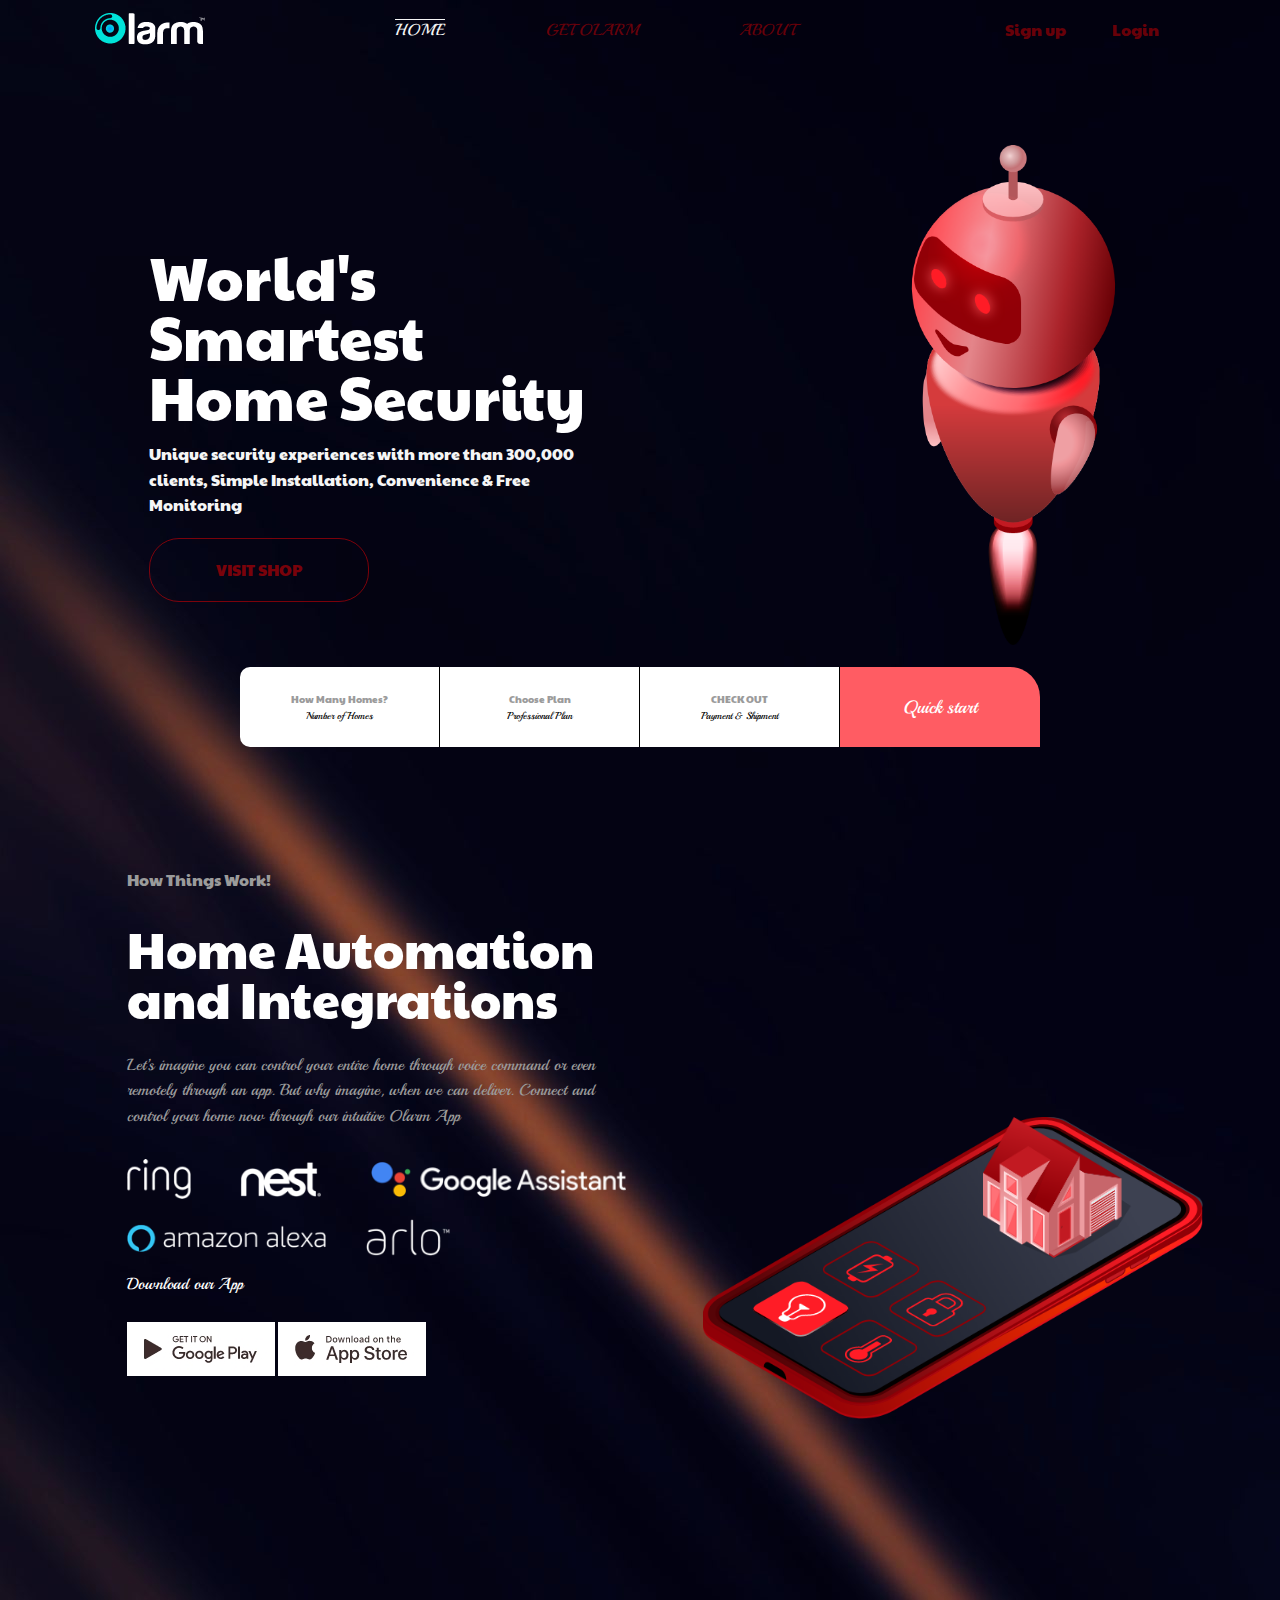
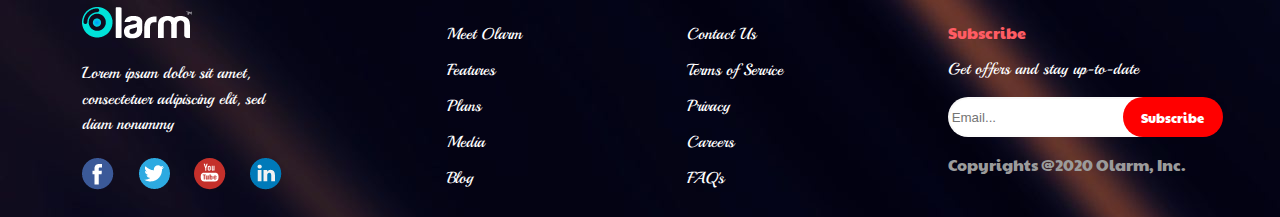
<file: index.html>
<!DOCTYPE html>
<html lang="en">
  <head>
    <meta charset="UTF-8" />
    <meta http-equiv="X-UA-Compatible" content="IE=edge" />
    <meta name="viewport" content="width=device-width, initial-scale=1.0" />
    <link rel="icon" type="image/x-icon" href="img/kisspng-royalty-free-logo-dragon-5af7c7409a9693.0700452215261878406332.png">
    <title>Olarm</title>
    <link rel="stylesheet" href="https://cdnjs.cloudflare.com/ajax/libs/font-awesome/4.7.0/css/font-awesome.min.css">
    <link rel="preconnect" href="https://fonts.googleapis.com">
<link rel="preconnect" href="https://fonts.gstatic.com" crossorigin>
<link href="https://fonts.googleapis.com/css2?family=Paytone+One&family=Playball&display=swap" rel="stylesheet">
    <link rel="stylesheet" href="css/reset.css" />
    <link rel="stylesheet" href="css/style.css" />
    <link rel="stylesheet" href="css/responsive.css">
    <style>
      .my_modal {
        position: fixed;
        top: 0;
        right: 0;
        bottom: 0;
        left: 0;
        background: rgba(0, 0, 0, 0.5);
        z-index: 1050;
        display: none;
        margin: 0;
        padding: 0;
      }
      .my_modal:target {
        display: block;
        overflow-y: auto;
      }
      .my_modal-dialog {
        position: relative;
        width: auto;
        margin: 10px;
      }
      @media (min-width: 576px) {
        .my_modal-dialog {
          max-width: 460px;
          margin: 30px auto;
        }
      }
      .my_modal-content {
        position: relative;
        display: -webkit-box;
        display: -webkit-flex;
        display: -ms-flexbox;
        display: flex;
        -webkit-box-orient: vertical;
        -webkit-box-direction: normal;
        -webkit-flex-direction: column;
        -ms-flex-direction: column;
        flex-direction: column;
        -webkit-background-clip: padding-box;
        background-clip: padding-box;
        border: 1px solid rgba(0, 0, 0, 0.2);
        border-radius: 6px;
        outline: 0;
        background-color: rgb(0, 0, 0);
      }
      @media (min-width: 768px) {
        .my_modal-content {
          -webkit-box-shadow: 0 5px 15px rgba(0, 0, 0, 0.5);
          box-shadow: 0 5px 15px rgba(255, 0, 0, 0.5);
        }
      }
      .my_modal-header {
        display: flex;
        flex-direction: column;
        justify-content: center;
        align-items: center;
        padding: 14px 14px 4px;
      }
      .my_modal-header > img {
        width: 150px;
        margin-bottom: 30px;
      }
      .my_modal-header > a{
        background-color: red;
      }
      .my_modal-title {
        color: rgba(255, 0, 0, 0.411);
        margin-top: 0;
        margin-bottom: 0;
        line-height: 2;
        font-size: 1.25rem;
        border-bottom: 1px solid #d4d4d4;
        font-weight: bold;
      }
      .close {
        padding: 1px 5px 0;
        border: 1px solid #000;
        border-radius: 50%;
        font-family: sans-serif;
        font-size: 24px;
        font-weight: 700;
        line-height: 1;
        color: #000;
        text-shadow: 0 1px 0 #fff;
        opacity: 0.5;
        text-decoration: none;
        top: 4px;
        right: 4px;
        position: absolute;
      }
      .close:focus,
      .close:hover {
        color: #000;
        text-decoration: none;
        cursor: pointer;
        opacity: 0.75;
      }
      .my_modal-body {
        position: relative;
        -webkit-box-flex: 1;
        -webkit-flex: 1 1 auto;
        -ms-flex: 1 1 auto;
        flex: 1 1 auto;
        padding: 15px;
      }
      input[type="text"],
      select {
        width: 100%;
        padding: 12px 20px;
        margin: 8px 0;
        display: inline-block;
        border: 1px solid #ccc;
        border-radius: 4px;
        box-sizing: border-box;
      }
      input[type="Email"]{
        width: 100%;
        padding: 12px 20px;
        margin: 8px 0;
        display: inline-block;
        border: 1px solid #ccc;
        border-radius: 4px;
        box-sizing: border-box;
      }
      input[type="about"]{
        width: 100%;
        height: 100px;
        padding: 12px 20px;
        margin: 8px 0;
        display: inline-block;
        border: 1px solid #ccc;
        border-radius: 4px;
        box-sizing: border-box;
      }

      input[type="submit"] {
        width: 100%;
        background-color: rgba(255, 0, 0, 0.411);
        color: white;
        padding: 14px 20px;
        margin: 8px 0;
        border: none;
        border-radius: 4px;
        cursor: pointer;
      }
      input[type="submit"]:hover{
        transform: scale(1.05);
      } 

      input[type="submit"]:hover {
        background-color: rgba(255, 0, 0, 0.411);
      }
      label{
        color:rgba(255, 0, 0, 0.411);
      }
    </style>
  </head>
  <body>
    <header>
      <div class="margin">
        <div class="header">
          <div class="huerotate">
            <img src="img/Olarm Logo.png" alt="logo"/>
          </div>
          <div class="nav">
            <a style="color: whitesmoke; text-decoration: overline;"  href="index.html"><p>HOME</p></a>
            <a href="pages/meetolarm.html"><p>GET OLARM</p></a>
            <a href="pages/plans.html"><p>ABOUT</p></a
            >
          </div>
          <div class="sign">
            <a href="#modal_open" class="button">Sign up</a>
            <div id="modal_open" class="my_modal">
              <div class="my_modal-dialog">
                <div class="my_modal-content">
                  <div class="my_modal-header">
                    <img class="my_modal-title huerotate" src="img/Olarm Logo.png" alt=""/>
                    <p class="my_modal-title">Register to knew something more</p>
                    <a href="#" title="Back" class="close">✕</a>
                  </div>
                  <div class="my_modal-body">
                    <form action="/action_page.php">
                      <label for="Email">Email</label>
                      <input
                        type="Email"
                        id="Email"
                        name="Email"
                        placeholder="✉ Your Email.."
                      />
                      
                      
                      <label for="Login">Login</label>
                      <input
                        type="text"
                        id="Login"
                        name="Login"
                        placeholder="✎ Your Login.."
                      />

                      <label for="firstname">Firstname</label>
                      <input
                        type="text"
                        id="firstname"
                        name="First name"
                        placeholder="✎ Your name..."
                      />
                      

                      <label for="lname">Last Name</label>
                      <input
                        type="text"
                        id="lname"
                        name="lastname"
                        placeholder="✎ Your last name.."
                      />
                      <label for="password">Password</label>
                      <input
                        type="text"
                        id="password"
                        name="password"
                        placeholder="✱ Your password ✱"
                      />

                      <label for="About">About</label>
                      <input
                        type="text"
                        id="About"
                        name="About you"
                        placeholder="❤ About you....."
                      />

                      <label for="country">Country</label>
                      <select id="country" name="country">
                        <option value="australia">Australia</option>
                        <option value="canada">Argentina</option>
                        <option value="usa">Belgium</option>
                        <option value="australia">Canada</option>
                        <option value="canada">Cuba</option>
                        <option value="usa">Duchland</option>
                        <option value="australia">Armenia</option>
                        <option value="canada">Azeirbajan</option>
                        <option value="usa">Georgia</option>
                        <option value="australia">Turkey</option>
                        <option value="canada">Iran</option>
                        <option value="usa">USA</option>
                        <option value="australia">Egypt</option>
                        <option value="canada">China</option>
                        <option value="usa">Japan</option>
                      </select>

                      <input type="submit" value="Submit" />
                    </form>
                  </div>
                </div>
              </div>
            </div>
            <a href="#modal_close" class="button">Login</a>
            <div id="modal_close" class="my_modal">
              <div class="my_modal-dialog">
                <div class="my_modal-content">
                  <div class="my_modal-header">
                    <img class="my_modal-title huerotate" src="img/Olarm Logo.png" alt=""/>
                    <p class="my_modal-title">Register to be with us</p>
                    <a href="#" title="Back" class="close">✕</a>
                  </div>
                  <div class="my_modal-body">
                    <form action="#">
                    <label for="LoginEmail">Login</label>
                      <input
                        type="text"
                        id="Loginemail"
                        name="Login email"
                        placeholder="✎ Your Login or Email ✉"/>
                      <label for="password">Password</label>
                      <input
                        type="text"
                        id="Password"
                        name="Password"
                        placeholder="✱ Your password ✱"/>
                    <input type="submit" value="Submit"/>
                    </form>
                  </div>
                </div>
              </div>
            </div>
          </div>
        </div>
      </div>
      <div class="topnav" id="myTopnav">
        <a href=""class="active"><img class="huerotate"src="img/Olarm Logo.png"alt="logo"></a>
        <a style="color: whitesmoke; text-decoration: overline;"  href="index.html">HOME</a>
        <a href="pages/meetolarm.html">GET OLARM</a>
        <a href="pages/plans.html">ABOUT</a>
        <a href="pages/sign.-in.html">SING IN</a>
        <a href="pages/log-in.html">LOGIN</a>
        <a href="javascript:void(0);" class="icon" onclick="myFunction()">
          <i class="fa fa-bars"></i>
        </a>
      </div>
    </header>
    <section>
      <div class="bg-img">
        <div class="header-div">
        <div class="info-div">
          <div class="first-info">
            <h1>
              World's Smartest <br />
              Home Security
            </h1>
            <h5>
              Unique security experiences with more than 300,000 clients, Simple
              Installation, Convenience & Free Monitoring
            </h5>
            <a href="">VISIT SHOP </a>
          </div>
          <div class="info-img">
            <img src="img/info-img.png" alt="logo" />
          </div>
        </div>
        <div class="nav2">
          <div class="nav2-div">
            <h5>How Many Homes?</h5>
            <p>Number of Homes</p>
          </div>
          <div class="nav2-div">
            <h5>Choose Plan</h5>
            <p>Professional Plan</p>
          </div>
          <div class="nav2-div">
            <h5>CHECK OUT</h5>
            <p>Payment & Shipment</p>
          </div>
          <div class="nav2-div-a">
            <a href="#"><p>Quick start</p></a>
          </div>
        </div>
      </div>
    </section>
    <section>
      <div class="section-main-div"> 
        <div class="section-div">
          <div class="section-about">
            <h5>How Things Work!</h5>
            <h2>
              Home Automation <br />
              and Integrations
            </h2>
            <p>
              Let’s imagine you can control your entire home through voice
              command or even remotely through an app. But why imagine, when we
              can deliver. Connect and control your home now through our
              intuitive Olarm App
            </p>
          </div>
          <div class="section-img">
            <img src="img/integrate-01.png" alt="" />
            <img src="img/integrate-02.png" alt="" />
            <img src="img/integrate-04.png" alt="" />
          </div>
          <div class="section-img-2">
            <img src="img/integrate-05.png" alt="" />
            <img src="img/integrate-03.png" alt="" />
          </div>
          <div>
            <p style="color: white; margin-bottom: 30px;">Download our App</p>
          </div>
          <div class="download">
            <a href="https://play.google.com/store/apps"><img src="img/gp.jpg" alt="google play" /></a>
            <a href="https://www.apple.com/app-store/"><img src="img/ap.jpg" alt="apple play" /></a>
          </div>
        </div>
        <div>
          <div class="hover-div">
            <div class="hover-div-img">
              <img src="img/1.png" alt="">
              <img src="img/2.png" alt="">
              <img src="img/3.png" alt="">
              <img src="img/4.png" alt="">
            </div>
        </div>
      </div>
      </div>
    </section>
    <footer>
      <div class="footer-main">
          <div class="footer-main-div1">
            <div class="footer-main-div1-text"> 
              <img class="huerotate"src="img/Olarm Logo.png"alt="logo">
              <p>Lorem ipsum dolor sit amet, consectetuer adipiscing elit, sed diam nonummy </p>
            </div>
            <div class="footer-main-div1-img">
              <a href="https://www.facebook.com/"><img src="img/facebook (2).png"alt="facebook"></a>
              <a href="https://twitter.com/?lang=en"><img src="img/twitter-3.png" alt="twitter"></a>
              <a href="https://www.youtube.com/"><img src="img/youtube (1).png" alt="youtube"></a>
              <a href="https://www.linkedin.com/?trk=public_post_nav-header-logo"><img src="img/linkedin.png" alt="linkedin"></a>
            </div>
          </div>
          <div class="footer-main-div-p">
            <p>Meet Olarm</p>
            <p>Features</p>
            <p>Plans</p>
            <p>Media</p>
            <p>Blog</p>
          </div>
          <div class="footer-main-div-p">
            <p>Contact Us</p>
            <p>Terms of Service</p>
            <p>Privacy</p>
            <p>Careers</p>
            <p>FAQ's</p>
          </div>
          <div class="footer-main-div-subscribe">
             <h4>Subscribe</h4>
             <p>Get offers and stay up-to-date</p>
              <form class="form" action="#" method="post">
              <label for="subject"></label>
              <input class="footer-input" type="email-2" placeholder="Email..." id="Email">
              <button class="footer-button">Subscribe</button>
             </form>
             <h5>Copyrights @2020 Olarm, Inc.</h5>
          </div>
      </div>
    </footer>
    <script>
      function myFunction() {
        var x = document.getElementById("myTopnav");
        if (x.className === "topnav") {
          x.className += " responsive";
        } else {
          x.className = "topnav";
        }
      }
      </script>
  </body>
</html>
</file>
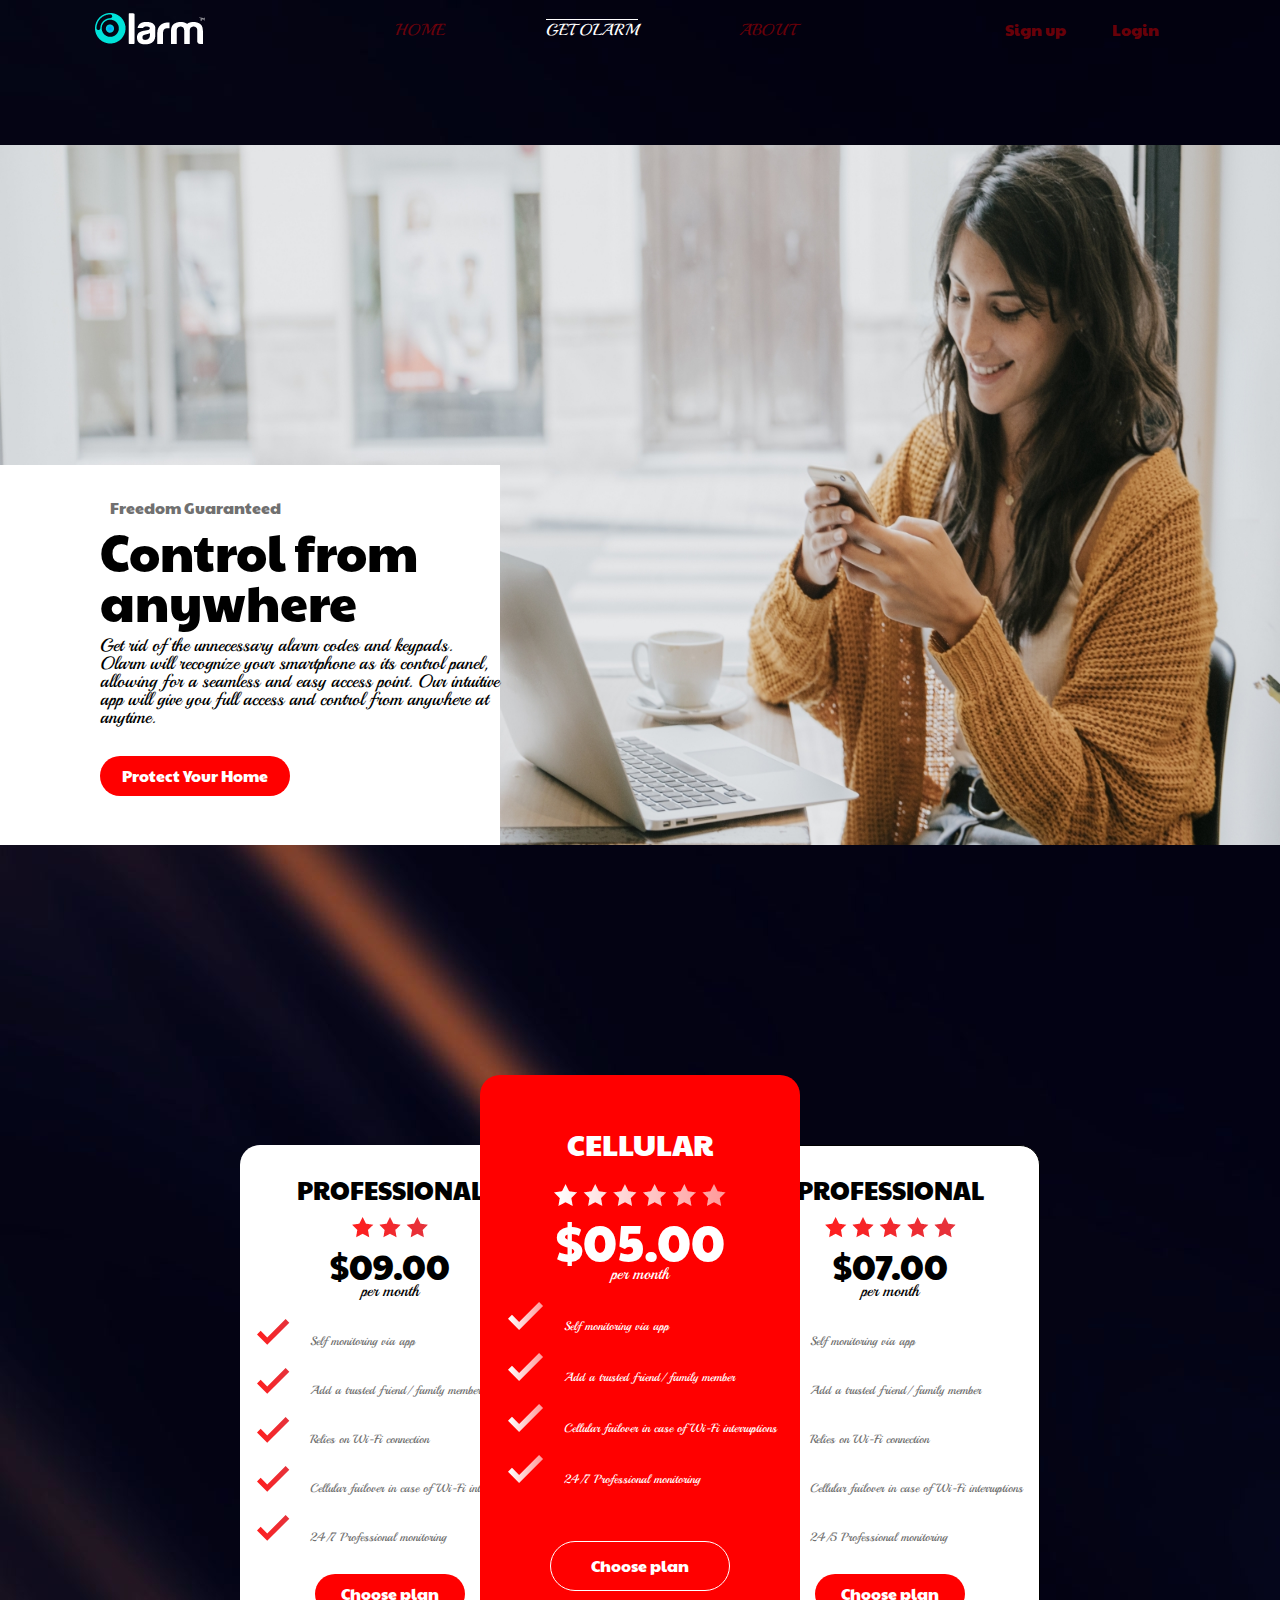
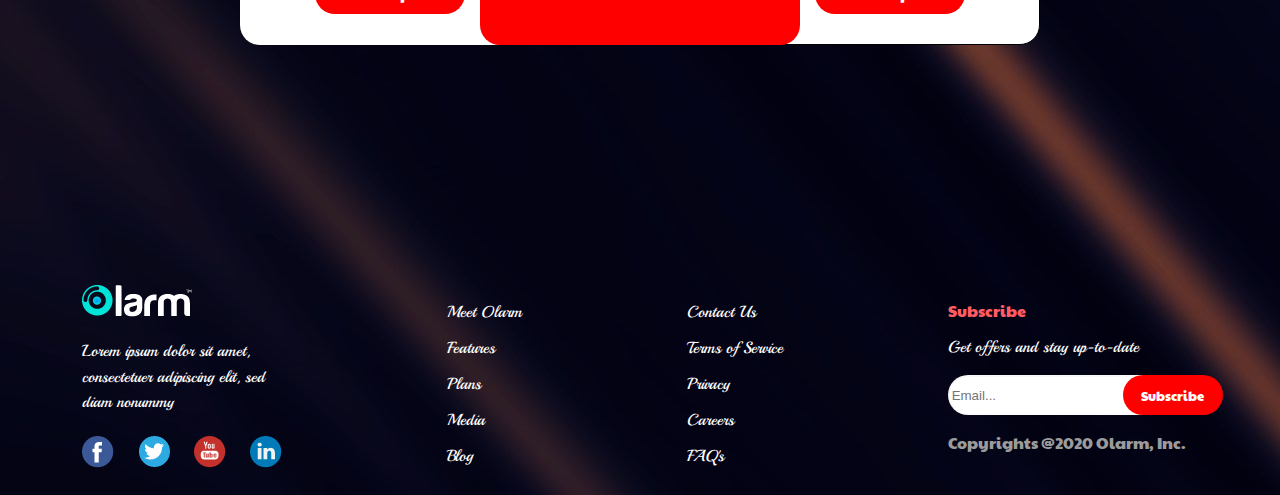
<file: pages/meetolarm.html>
<!DOCTYPE html>
<html lang="en">
<head>
    <meta charset="UTF-8">
    <meta http-equiv="X-UA-Compatible" content="IE=edge">
    <meta name="viewport" content="width=device-width, initial-scale=1.0">
    <title>Olarm</title>
    <link rel="icon" type="image/x-icon" href="../img/kisspng-royalty-free-logo-dragon-5af7c7409a9693.0700452215261878406332.png">
    <link rel="stylesheet" href="https://cdnjs.cloudflare.com/ajax/libs/font-awesome/4.7.0/css/font-awesome.min.css">
    <link rel="preconnect" href="https://fonts.googleapis.com">
<link rel="preconnect" href="https://fonts.gstatic.com" crossorigin>
<link href="https://fonts.googleapis.com/css2?family=Paytone+One&family=Playball&display=swap" rel="stylesheet">
    <link rel="stylesheet" href="../css/reset.css" />
    <link rel="stylesheet" href="../css/meetolarm.css" />
    <link rel="stylesheet" href="../css/responsive-meetolarm.css">
    <style>
        .my_modal {
          position: fixed;
          top: 0;
          right: 0;
          bottom: 0;
          left: 0;
          background: rgba(0, 0, 0, 0.5);
          z-index: 1050;
          display: none;
          margin: 0;
          padding: 0;
        }
        .my_modal:target {
          display: block;
          overflow-y: auto;
        }
        .my_modal-dialog {
          position: relative;
          width: auto;
          margin: 10px;
        }
        @media (min-width: 576px) {
          .my_modal-dialog {
            max-width: 460px;
            margin: 30px auto;
          }
        }
        .my_modal-content {
          position: relative;
          display: -webkit-box;
          display: -webkit-flex;
          display: -ms-flexbox;
          display: flex;
          -webkit-box-orient: vertical;
          -webkit-box-direction: normal;
          -webkit-flex-direction: column;
          -ms-flex-direction: column;
          flex-direction: column;
          -webkit-background-clip: padding-box;
          background-clip: padding-box;
          border: 1px solid rgba(0, 0, 0, 0.2);
          border-radius: 6px;
          outline: 0;
          background-color: rgb(0, 0, 0);
        }
        @media (min-width: 768px) {
          .my_modal-content {
            -webkit-box-shadow: 0 5px 15px rgba(0, 0, 0, 0.5);
            box-shadow: 0 5px 15px rgba(255, 0, 0, 0.5);
          }
        }
        .my_modal-header {
          display: flex;
          flex-direction: column;
          justify-content: center;
          align-items: center;
          padding: 14px 14px 4px;
        }
        .my_modal-header > img {
          width: 150px;
          margin-bottom: 30px;
        }
        .my_modal-header > a{
          background-color: red;
        }
        .my_modal-title {
          color: rgba(255, 0, 0, 0.411);
          margin-top: 0;
          margin-bottom: 0;
          line-height: 2;
          font-size: 1.25rem;
          border-bottom: 1px solid #d4d4d4;
          font-weight: bold;
        }
        .close {
          padding: 1px 5px 0;
          border: 1px solid #000;
          border-radius: 50%;
          font-family: sans-serif;
          font-size: 24px;
          font-weight: 700;
          line-height: 1;
          color: #000;
          text-shadow: 0 1px 0 #fff;
          opacity: 0.5;
          text-decoration: none;
          top: 4px;
          right: 4px;
          position: absolute;
        }
        .close:focus,
        .close:hover {
          color: #000;
          text-decoration: none;
          cursor: pointer;
          opacity: 0.75;
        }
        .my_modal-body {
          position: relative;
          -webkit-box-flex: 1;
          -webkit-flex: 1 1 auto;
          -ms-flex: 1 1 auto;
          flex: 1 1 auto;
          padding: 15px;
        }
        input[type="text"],
        select {
          width: 100%;
          padding: 12px 20px;
          margin: 8px 0;
          display: inline-block;
          border: 1px solid #ccc;
          border-radius: 4px;
          box-sizing: border-box;
        }
        input[type="Email"]{
          width: 100%;
          padding: 12px 20px;
          margin: 8px 0;
          display: inline-block;
          border: 1px solid #ccc;
          border-radius: 4px;
          box-sizing: border-box;
        }
        input[type="about"]{
          width: 100%;
          height: 100px;
          padding: 12px 20px;
          margin: 8px 0;
          display: inline-block;
          border: 1px solid #ccc;
          border-radius: 4px;
          box-sizing: border-box;
        }
  
        input[type="submit"] {
          width: 100%;
          background-color: rgba(255, 0, 0, 0.411);
          color: white;
          padding: 14px 20px;
          margin: 8px 0;
          border: none;
          border-radius: 4px;
          cursor: pointer;
        }
        input[type="submit"]:hover{
          transform: scale(1.05);
        } 
  
        input[type="submit"]:hover {
          background-color: rgba(255, 0, 0, 0.411);
        }
        label{
          color:rgba(255, 0, 0, 0.411);
        }
      </style>
    </head>
  
    <body>
      <header>
        <div class="margin">
          <div class="header">
            <div>
              <img class="huerotate"src="../img/Olarm Logo.png"alt="logo" />
            </div>
            <div class="nav">
              <a href="../index.html"><p>HOME</p></a>
              <a style="color: rgb(255, 255, 255); text-decoration: overline;"  href="meetolarm.html"><p>GET OLARM</p></a>
              <a href="plans.html"><p>ABOUT</p></a
              >
            </div>
            <div class="sign">
              <a href="#modal_open" class="button">Sign up</a>
              <div id="modal_open" class="my_modal">
                <div class="my_modal-dialog">
                  <div class="my_modal-content">
                    <div class="my_modal-header">
                      <img class="my_modal-title huerotate"src="../img/Olarm Logo.png"alt="logo"/>
                      <p class="my_modal-title">Register to knew something more</p>
                      <a href="#" title="Back" class="close">✕</a>
                    </div>
                    <div class="my_modal-body">
                      <form action="/action_page.php">
                        <label for="Email">Email</label>
                        <input
                          type="Email"
                          id="Email"
                          name="Email"
                          placeholder="✉ Your Email.."
                        />
                        
                        
                        <label for="Login">Login</label>
                        <input
                          type="text"
                          id="Login"
                          name="Login"
                          placeholder="✎ Your Login.."
                        />
  
                        <label for="firstname">Firstname</label>
                        <input
                          type="text"
                          id="firstname"
                          name="First name"
                          placeholder="✎ Your name..."
                        />
                        
  
                        <label for="lname">Last Name</label>
                        <input
                          type="text"
                          id="lname"
                          name="lastname"
                          placeholder="✎ Your last name.."
                        />
                        <label for="password">Password</label>
                        <input
                          type="text"
                          id="password"
                          name="password"
                          placeholder="✱ Your password ✱"
                        />
  
                        <label for="About">About</label>
                        <input
                          type="text"
                          id="About"
                          name="About you"
                          placeholder="❤ About you....."
                        />
  
                        <label for="country">Country</label>
                        <select id="country" name="country">
                          <option value="australia">Australia</option>
                          <option value="canada">Argentina</option>
                          <option value="usa">Belgium</option>
                          <option value="australia">Canada</option>
                          <option value="canada">Cuba</option>
                          <option value="usa">Duchland</option>
                          <option value="australia">Armenia</option>
                          <option value="canada">Azeirbajan</option>
                          <option value="usa">Georgia</option>
                          <option value="australia">Turkey</option>
                          <option value="canada">Iran</option>
                          <option value="usa">USA</option>
                          <option value="australia">Egypt</option>
                          <option value="canada">China</option>
                          <option value="usa">Japan</option>
                        </select>
  
                        <input type="submit" value="Submit" />
                      </form>
                    </div>
                  </div>
                </div>
              </div>
              <a href="#modal_close" class="button">Login</a>
              <div id="modal_close" class="my_modal">
                <div class="my_modal-dialog">
                  <div class="my_modal-content">
                    <div class="my_modal-header">
                      <img class="my_modal-title huerotate"src="../img/Olarm Logo.png"alt="logo"/>
                      <p class="my_modal-title">Register to be with us</p>
                      <a href="#" title="Back" class="close">✕</a>
                    </div>
                    <div class="my_modal-body">
                      <form action="#">
                      <label for="Login Email">Login</label>
                        <input
                          type="text"
                          id="Loginemail"
                          name="Login email"
                          placeholder="✎ Your Login or Email ✉"
                        />
                        <label for="password">Password</label>
                        <input
                          type="text"
                          id="Password"
                          name="Password"
                          placeholder="✱ Your password ✱"
                        />
                       <input type="submit" value="Submit" />
                      </form>
                    </div>
                  </div>
                </div>
              </div>
            </div>
          </div>
        </div>
        
        <div class="topnav" id="myTopnav">
          <a href="#"class="active"> <img class="huerotate" src="../img/Olarm Logo.png" alt="logo"> </a>
          <a href="../index.html">HOME</a>
          <a style="color: whitesmoke; text-decoration: overline;"  href="meetolarm.html">GET OLARM</a>
          <a href="plans.html">ABOUT</a>
          <a href="sign.-in.html">SING IN</a>
          <a href="log-in.html">LOGIN</a>
          <a href="javascript:void(0);" class="icon" onclick="myFunction()">
            <i class="fa fa-bars"></i>
          </a>
        </div>
      </header>
      <section>
        <div class="section1">
          <div class="section1-main-div">
            <h4>Freedom Guaranteed</h4>
            <h2>Control from
              anywhere</h2>
              <p>Get rid of the unnecessary alarm codes and keypads. Olarm will recognize your smartphone as its control panel, allowing for a seamless and easy access point. Our intuitive app will give you full access and control from anywhere at anytime.
              </p>
              <div class="div-button">
            <a href="#">Protect Your Home</a>
          </div>
          </div>
          
        </div>
      </section>
      <section>
        <div class="section2">
          <div class="section2-side-div">
                <h3>PROFESSIONAL</h3>
                <img src="../img/Path 9338.png" alt="pic">
                <h2>$09.00</h2>
                <p>per month</p>
                
                <div>
                  <div class="section2-side-div-p">
                    <p><img src="../img/Path 9322.png" alt="pic">Self monitoring via app</p>
                     <p><img src="../img/Path 9322.png" alt="pic">Add a trusted friend/ family member</p>
                     <p><img src="../img/Path 9322.png" alt="pic">Relies on Wi-Fi connection</p>
                     <p><img src="../img/Path 9322.png" alt="pic">Cellular failover in case of Wi-Fi interruptions</p>
                     <p><img src="../img/Path 9322.png" alt="pic">24/7 Professional monitoring</p>
                  </div>
                </div>
               <div class="section2-side-div-a"><a href="#">Choose plan</a></div>
          </div>
          <div class="section2-main-div">
            <h3>CELLULAR</h3>
            <img src="../img/Path 9327.png" alt="">
            <h2>$05.00</h2>
            <p>per month</p> 
            <div class="section2-main-div-p">
            <p><img src="../img/Path 9331.png" alt="">Self monitoring via app</p>
            <p><img src="../img/Path 9331.png" alt="">Add a trusted friend/ family member</p>
            <p><img src="../img/Path 9331.png" alt="">Cellular failover in case of Wi-Fi interruptions</p>
            <p><img src="../img/Path 9331.png" alt="">24/7 Professional monitoring</p>
            </div>
            <div class="section2-main-div-a"><a href="#">Choose plan</a></div>
          </div>
          <div class="section2-side-div2" >
            <h3>PROFESSIONAL</h3>
            <img src="../img/Path 9321.png" alt="">
            <h2>$07.00</h2>
            <p>per month</p>
            
            <div>
              <div class="section2-side-div-p">
                <p><img src="../img/Path 9322.png" alt="">Self monitoring via app</p>
                 <p><img src="../img/Path 9322.png" alt="">Add a trusted friend/ family member</p>
                 <p><img src="../img/Path 9322.png" alt="">Relies on Wi-Fi connection</p>
                 <p><img src="../img/Path 9322.png" alt="">Cellular failover in case of Wi-Fi interruptions</p>
                 <p><img src="../img/Path 9322.png" alt="">24/5 Professional monitoring</p>
              </div>
            </div>
           <div class="section2-side-div-a"><a href="#">Choose plan</a></div>
          </div>
        </div>
      </section>
      <footer>
        <div class="footer-main">
            <div class="footer-main-div1">
              <div class="footer-main-div1-text"> 
                <img  class="huerotate" src="../img/Olarm Logo.png" alt="">
                <p>Lorem ipsum dolor sit amet, consectetuer adipiscing elit, sed diam nonummy </p>
              </div>
              <div class="footer-main-div1-img">
                <a href="https://www.facebook.com/"><img src="../img/facebook (2).png" alt="facebook"></a>
                <a href="https://twitter.com/?lang=en"><img src="../img/twitter-3.png" alt="twitter"></a>
                <a href="https://www.youtube.com/"><img src="../img/youtube (1).png" alt="youtube"></a>
                <a href="https://www.linkedin.com/?trk=public_post_nav-header-logo"><img src="../img/linkedin.png" alt="linkedin"></a>
              </div>
            </div>
            <div class="footer-main-div-p">
              <p>Meet Olarm</p>
              <p>Features</p>
              <p>Plans</p>
              <p>Media</p>
              <p>Blog</p>
            </div>
            <div class="footer-main-div-p">
              <p>Contact Us</p>
              <p>Terms of Service</p>
              <p>Privacy</p>
              <p>Careers</p>
              <p>FAQ's</p>
            </div>
            <div class="footer-main-div-subscribe">
               <h4>Subscribe</h4>
               <p>Get offers and stay up-to-date</p>
                <form class="form" action="#" method="post">
                <label for="subject"></label>
                <input class="footer-input" type="email-2" placeholder="Email..." id="Email">
                <button class="footer-button">Subscribe</button>
               </form>
               <h5>Copyrights @2020 Olarm, Inc.</h5>
            </div>
        </div>
      </footer>
      <script>
        function myFunction() {
          var x = document.getElementById("myTopnav");
          if (x.className === "topnav") {
            x.className += " responsive";
          } else {
            x.className = "topnav";
          }
        }
        </script>
    </body>
  </html>
</file>
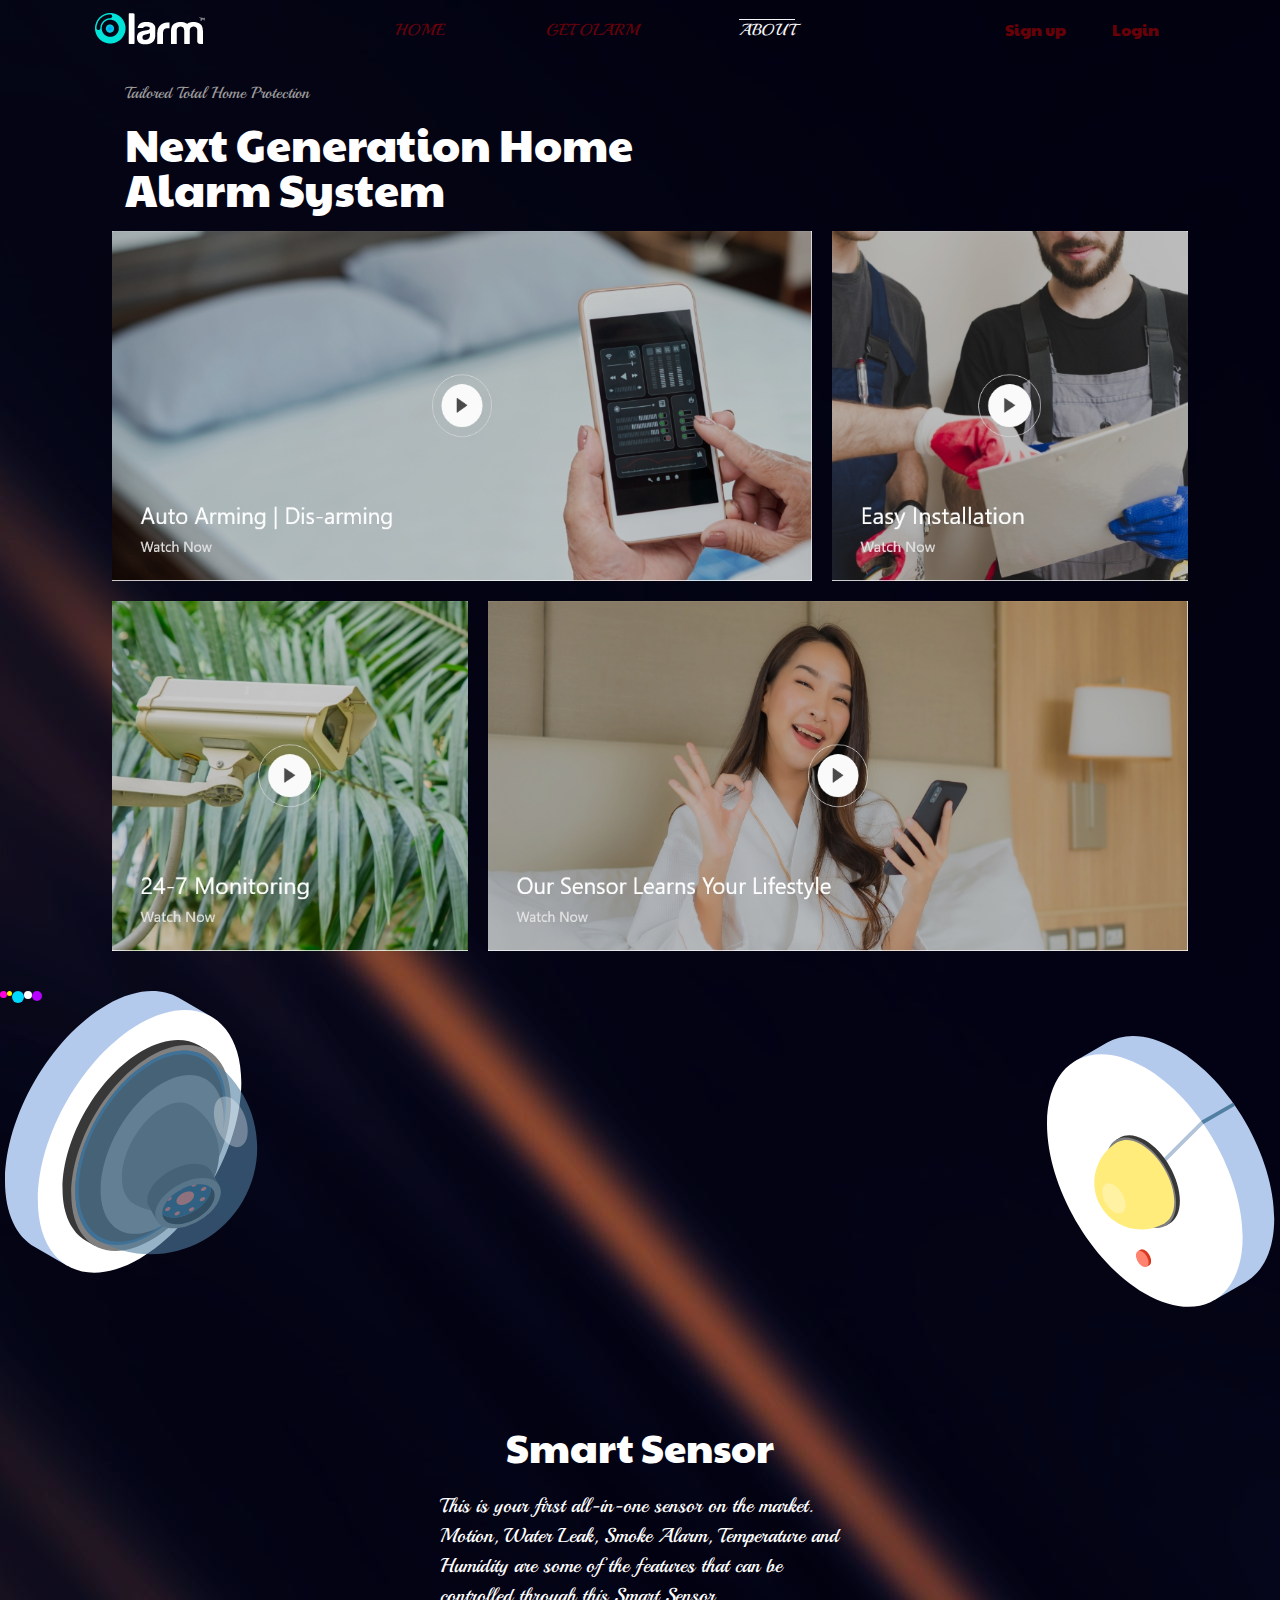
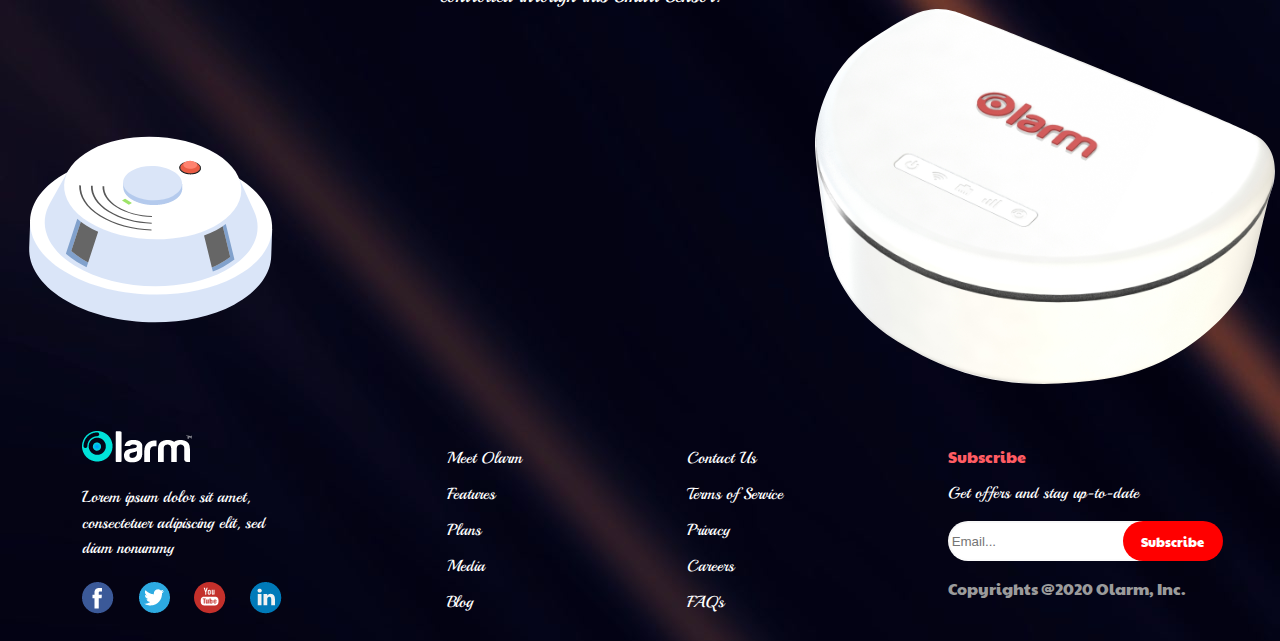
<file: pages/plans.html>
<!DOCTYPE html>
<html lang="en">
  <head>
    <meta charset="UTF-8" />
    <meta http-equiv="X-UA-Compatible" content="IE=edge" />
    <meta name="viewport" content="width=device-width, initial-scale=1.0" />
    <meta name="description" content="Water
    Leak, Smoke Alarm, Temperature and Humidity are some of the features
    that can be controlled through this Smart Sensor.">
    <meta name="author" content="Giorgi Tskhomelidze">
    <meta name="date" content="site was made 01.12.2021">
    <meta property="og:url"                content="https://giocxom.github.io/finaluri/" />
    <meta property="og:type"               content="article" />
    <meta property="og:title"              content="Olarm" />
    <meta property="og:description"        content="Let’s imagine you can control your entire home through voice command or even remotely through an app. But why imagine, when we can deliver. Connect and control your home now through our intuitive Olarm App" />
    <meta property="og:image"              content="https://giocxom.github.io/finaluri/img/bgr.jpg" />
    <title>Olarm</title>
    <link
      rel="icon"
      type="image/x-icon"
      href="../img/kisspng-royalty-free-logo-dragon-5af7c7409a9693.0700452215261878406332.png"
    />
    <link
      rel="stylesheet"
      href="https://cdnjs.cloudflare.com/ajax/libs/font-awesome/4.7.0/css/font-awesome.min.css"
    />
    <link rel="preconnect" href="https://fonts.googleapis.com" />
    <link rel="preconnect" href="https://fonts.gstatic.com" crossorigin />
    <link
      href="https://fonts.googleapis.com/css2?family=Paytone+One&family=Playball&display=swap"
      rel="stylesheet"
    />
    <link rel="stylesheet" href="../css/reset.css" />
    <link rel="stylesheet" href="../css/plans.css" />
    <link rel="stylesheet" href="../css/responsive-plans.css" />
    <style>
      .my_modal {
        position: fixed;
        top: 0;
        right: 0;
        bottom: 0;
        left: 0;
        background: rgba(0, 0, 0, 0.5);
        z-index: 1050;
        display: none;
        margin: 0;
        padding: 0;
      }
      .my_modal:target {
        display: block;
        overflow-y: auto;
      }
      .my_modal-dialog {
        position: relative;
        width: auto;
        margin: 10px;
      }
      @media (min-width: 576px) {
        .my_modal-dialog {
          max-width: 460px;
          margin: 30px auto;
        }
      }
      .my_modal-content {
        position: relative;
        display: -webkit-box;
        display: -webkit-flex;
        display: -ms-flexbox;
        display: flex;
        -webkit-box-orient: vertical;
        -webkit-box-direction: normal;
        -webkit-flex-direction: column;
        -ms-flex-direction: column;
        flex-direction: column;
        -webkit-background-clip: padding-box;
        background-clip: padding-box;
        border: 1px solid rgba(0, 0, 0, 0.2);
        border-radius: 6px;
        outline: 0;
        background-color: white;
        background-color: rgb(0, 0, 0);
      }
      @media (min-width: 768px) {
        .my_modal-content {
          -webkit-box-shadow: 0 5px 15px rgba(0, 0, 0, 0.5);
          box-shadow: 0 5px 15px rgba(255, 0, 0, 0.5);
        }
      }
      .my_modal-header {
        display: flex;
        flex-direction: column;
        justify-content: center;
        align-items: center;
        padding: 14px 14px 4px;
      }
      .my_modal-header > img {
        width: 150px;
        margin-bottom: 30px;
      }
      .my_modal-header > a {
        background-color: red;
      }
      .my_modal-title {
        color: rgba(255, 0, 0, 0.411);
        margin-top: 0;
        margin-bottom: 0;
        line-height: 2;
        font-size: 1.25rem;
        border-bottom: 1px solid #d4d4d4;
        font-weight: bold;
      }
      .close {
        padding: 1px 5px 0;
        border: 1px solid #000;
        border-radius: 50%;
        font-family: sans-serif;
        font-size: 24px;
        font-weight: 700;
        line-height: 1;
        color: #000;
        text-shadow: 0 1px 0 #fff;
        opacity: 0.5;
        text-decoration: none;
        top: 4px;
        right: 4px;
        position: absolute;
      }
      .close:focus,
      .close:hover {
        color: #000;
        text-decoration: none;
        cursor: pointer;
        opacity: 0.75;
      }
      .my_modal-body {
        position: relative;
        -webkit-box-flex: 1;
        -webkit-flex: 1 1 auto;
        -ms-flex: 1 1 auto;
        flex: 1 1 auto;
        padding: 15px;
      }
      input[type="text"],
      select {
        width: 100%;
        padding: 12px 20px;
        margin: 8px 0;
        display: inline-block;
        border: 1px solid #ccc;
        border-radius: 4px;
        box-sizing: border-box;
      }
      input[type="Email"] {
        width: 100%;
        padding: 12px 20px;
        margin: 8px 0;
        display: inline-block;
        border: 1px solid #ccc;
        border-radius: 4px;
        box-sizing: border-box;
      }
      input[type="about"] {
        width: 100%;
        height: 100px;
        padding: 12px 20px;
        margin: 8px 0;
        display: inline-block;
        border: 1px solid #ccc;
        border-radius: 4px;
        box-sizing: border-box;
      }

      input[type="submit"] {
        width: 100%;
        background-color: rgba(255, 0, 0, 0.411);
        color: white;
        padding: 14px 20px;
        margin: 8px 0;
        border: none;
        border-radius: 4px;
        cursor: pointer;
      }
      input[type="submit"]:hover {
        transform: scale(1.05);
      }

      input[type="submit"]:hover {
        background-color: rgba(255, 0, 0, 0.411);
      }
      label {
        color: rgba(255, 0, 0, 0.411);
      }
    </style>
  </head>

  <body>
    <header>
      <div class="margin">
        <div class="header">
          <div>
            <img class="huerotate" src="../img/Olarm Logo.png" alt="logo" />
          </div>
          <div class="nav">
            <a href="../index.html"><p>HOME</p></a>
            <a href="meetolarm.html"><p>GET OLARM</p></a>
            <a
              style="color: whitesmoke; text-decoration: overline"
              href="plans.html"
              ><p>ABOUT</p></a
            >
          </div>
          <div class="sign">
            <a href="#modal_open" class="button">Sign up</a>
            <div id="modal_open" class="my_modal">
              <div class="my_modal-dialog">
                <div class="my_modal-content">
                  <div class="my_modal-header">
                    <img
                      class="my_modal-title huerotate"
                      src="../img/Olarm Logo.png"
                      alt=""
                    />
                    <p class="my_modal-title">
                      Register to knew something more
                    </p>
                    <a href="#" title="Back" class="close">✕</a>
                  </div>
                  <div class="my_modal-body">
                    <form action="/action_page.php">
                      <label for="Email">Email</label>
                      <input
                        type="Email"
                        id="Email"
                        name="Email"
                        placeholder="✉ Your Email.."
                      />

                      <label for="Login">Login</label>
                      <input
                        type="text"
                        id="Login"
                        name="Login"
                        placeholder="✎ Your Login.."
                      />

                      <label for="firstname">Firstname</label>
                      <input
                        type="text"
                        id="firstname"
                        name="First name"
                        placeholder="✎ Your name..."
                      />

                      <label for="lname">Last Name</label>
                      <input
                        type="text"
                        id="lname"
                        name="lastname"
                        placeholder="✎ Your last name.."
                      />
                      <label for="password">Password</label>
                      <input
                        type="text"
                        id="password"
                        name="password"
                        placeholder="✱ Your password ✱"
                      />

                      <label for="About">About</label>
                      <input
                        type="text"
                        id="About"
                        name="About you"
                        placeholder="❤ About you....."
                      />

                      <label for="country">Country</label>
                      <select id="country" name="country">
                        <option value="australia">Australia</option>
                        <option value="canada">Argentina</option>
                        <option value="usa">Belgium</option>
                        <option value="australia">Canada</option>
                        <option value="canada">Cuba</option>
                        <option value="usa">Duchland</option>
                        <option value="australia">Armenia</option>
                        <option value="canada">Azeirbajan</option>
                        <option value="usa">Georgia</option>
                        <option value="australia">Turkey</option>
                        <option value="canada">Iran</option>
                        <option value="usa">USA</option>
                        <option value="australia">Egypt</option>
                        <option value="canada">China</option>
                        <option value="usa">Japan</option>
                      </select>

                      <input type="submit" value="Submit" />
                    </form>
                  </div>
                </div>
              </div>
            </div>
            <a href="#modal_close" class="button">Login</a>
            <div id="modal_close" class="my_modal">
              <div class="my_modal-dialog">
                <div class="my_modal-content">
                  <div class="my_modal-header">
                    <img
                      class="my_modal-title huerotate"
                      src="../img/Olarm Logo.png"
                      alt="logo"
                    />
                    <p class="my_modal-title">Register to be with us</p>
                    <a href="#" title="Back" class="close">✕</a>
                  </div>
                  <div class="my_modal-body">
                    <form action="#">
                      <label for="Login Email">Login</label>
                      <input
                        type="text"
                        id="Login email"
                        name="Login email"
                        placeholder="✎ Your Login or Email ✉"
                      />
                      <label for="password">Password</label>
                      <input
                        type="text"
                        id="Password"
                        name="Password"
                        placeholder="✱ Your password ✱"
                      />

                      <input type="submit" value="Submit" />
                    </form>
                  </div>
                </div>
              </div>
            </div>
          </div>
        </div>
      </div>
      <div class="topnav" id="myTopnav">
        <a href="" class="active">
          <img class="huerotate" src="../img/Olarm Logo.png" alt="logo" />
        </a>
        <a href="../index.html">HOME</a>
        <a href="meetolarm.html">GET OLARM</a>
        <a
          style="color: whitesmoke; text-decoration: overline"
          href="plans.html"
          >ABOUT</a
        >
        <a href="sign.-in.html">SING IN</a>
        <a href="log-in.html">LOGIN</a>
        <a href="javascript:void(0);" class="icon" onclick="myFunction()">
          <i class="fa fa-bars"></i>
        </a>
      </div>
    </header>
    <section>
      <div class="section1-main-div">
        <div class="p-div">
          <p>Tailored Total Home Protection</p>
          <h2>
            Next Generation Home <br />
            Alarm System
          </h2>
        </div>
        <div class="img-div">
          <img class="img1" src="../img/Group 1456.jpg" alt="" />
          <img class="img2" src="../img/Group 1452.jpg" alt="" />
        </div>
        <div class="img-div">
          <img class="img2" src="../img/Group 1455.jpg" alt="" />
          <img class="img1" src="../img/Group 1457.jpg" alt="" />
        </div>
      </div>
    </section>
    <section>
      <div class="section2-main-div">
        <div class="text">
          <h4>Smart Sensor</h4>
          <p>
            This is your first all-in-one sensor on the market. Motion, Water
            Leak, Smoke Alarm, Temperature and Humidity are some of the features
            that can be controlled through this Smart Sensor.
          </p>
        </div>
        <div class="png-div first">
          <img class="first-img" src="../img/Group 11432.png" alt="" />
        </div>
        <div class="png-div second">
          <img class="second-img" src="../img/Group 11437.png" alt="" />
        </div>
        <div class="png-div third">
          <img class="third-img" src="../img/Group 11439.png" alt="" />
        </div>
        <div class="png-div fourth">
          <img class="fourth-img" src="../img/Mask Group 9.png" alt="" />
        </div>
        <div class="animation"></div>
        <div class="animation2"></div>
        <div class="animation3"></div>
        <div class="animation4"></div>
        <div class="animation5"></div>
      </div>
    </section>
    <footer>
      <div class="footer-main">
        <div class="footer-main-div1">
          <div class="footer-main-div1-text">
            <img class="huerotate" src="../img/Olarm Logo.png" alt="" />
            <p>
              Lorem ipsum dolor sit amet, consectetuer adipiscing elit, sed diam
              nonummy
            </p>
          </div>
          <div class="footer-main-div1-img">
            <a href="https://www.facebook.com/"
              ><img src="../img/facebook (2).png" alt="facebook"
            /></a>
            <a href="https://twitter.com/?lang=en"
              ><img src="../img/twitter-3.png" alt="twitter"
            /></a>
            <a href="https://www.youtube.com/"
              ><img src="../img/youtube (1).png" alt="youtube"
            /></a>
            <a href="https://www.linkedin.com/?trk=public_post_nav-header-logo"
              ><img src="../img/linkedin.png" alt="linkedin"
            /></a>
          </div>
        </div>
        <div class="footer-main-div-p">
          <p>Meet Olarm</p>
          <p>Features</p>
          <p>Plans</p>
          <p>Media</p>
          <p>Blog</p>
        </div>
        <div class="footer-main-div-p">
          <p>Contact Us</p>
          <p>Terms of Service</p>
          <p>Privacy</p>
          <p>Careers</p>
          <p>FAQ's</p>
        </div>
        <div class="footer-main-div-subscribe">
          <h4>Subscribe</h4>
          <p>Get offers and stay up-to-date</p>
          <form class="form" action="#" method="post">
            <label for="subject"></label>
            <input
              class="footer-input"
              type="email-2"
              placeholder="Email..."
              id="Email"
            />
            <button class="footer-button">Subscribe</button>
          </form>
          <h5>Copyrights @2020 Olarm, Inc.</h5>
        </div>
      </div>
    </footer>
    <script>
      function myFunction() {
        var x = document.getElementById("myTopnav");
        if (x.className === "topnav") {
          x.className += " responsive";
        } else {
          x.className = "topnav";
        }
      }
    </script>
  </body>
</html>
</file>
<file: css/style.css>
body {
  background-image: url(../img/body.jpg);
  background-repeat: no-repeat;
  background-size: auto;
  font-family: 'Paytone One', sans-serif;
}
p {
  font-family: 'Playball', cursive;
}
button {
  font-family: 'Paytone One', sans-serif;
}
.none {
  display: none;
}
/*  */
.huerotate {
  filter: invert(180%);
}
.margin {
  max-width: 1300px;
  width: 100%;
  margin: 15px auto 100px auto;
}
.header {
  width: 100%;
  height: 30px;
  display: flex;
  justify-content: space-around;
  align-items: center;
}
.nav {
  display: flex;
  justify-content: space-between;
  width: 400px;
}
.nav > a {
  color: rgba(255, 0, 0, 0.411);
}
.nav > a:hover {
  text-decoration: overline;
}
.sign {
  width: 200px;
  display: flex;
  justify-content: space-around;
}
.button {
  background-color: transparent;
  border: none;
  color: rgba(255, 0, 0, 0.411);
  width: 100px;
  height: 30px;
  display: flex;
  justify-content: center;
  align-items: center;
}
.button:hover {
  border: 1px solid white;
  background-color: transparent;
  border-radius: 20px;
  color: white;
  width: 100px;
  height: 30px;
  display: flex;
  justify-content: center;
  align-items: center;
  transition: all 0s;
}
/*  */
/* header start */
.bg-img {
  max-width: 1300px;
  width: 100%;
  margin: 0 auto;
  /* background-image: url(../img/Cool-Red-and-Black-Wallpapers-Top-Free-Cool-Red-and-Black-.jpg); */
  background-size: 1300px auto;
  background-repeat: no-repeat;
}

.info-div {
  display: flex;
  justify-content: space-around;
  align-items: center;
}
.first-info {
  max-width: 450px;
  height: 500px;
  display: flex;
  flex-direction: column;
}
.first-info:hover {
  transform: scale(1.03);
}
.first-info > h1 {
  color: white;
  font-size: 60px;
  margin-top: 100px;
  margin-bottom: 15px;
}
.first-info > h5 {
  color: whitesmoke;
  margin-bottom: 20px;
  
  line-height: 1.6;
}
.first-info > a {
  border: 1px solid rgb(255, 0, 0, 0.473);
  border-radius: 30px;
  color: rgba(255, 0, 0, 0.473);
  width: 220px;
  height: 64px;
  display: flex;
  justify-content: center;
  align-items: center;
}
.first-info > a:hover {
  background-color: rgba(255, 0, 0, 0.473);
  color: rgb(0, 0, 0);
  border-color: black;
  transition: all 0s;
  opacity: 0.9;
}
.info-img > img {
  max-width: 300px;
  width: 100%;
  height: 500px;
}
.info-img > img:hover {
  transform: scale(1.05);
}
.nav2 {
  max-width: 800px;
  width: 100%;
  height: 80px;
  margin: 20px auto;
  display: flex;
  align-items: center;
  justify-content: space-between;
  font-size: 10px;
}
.nav2-div {
  display: flex;
  width: 200px;
  height: 80px;
  flex-direction: column;
  justify-content: center;
  align-items: center;
  background-color: white;
  border-right: 1px solid black;
}
.nav2-div:nth-child(1){
  border-radius: 10px 0px 0px 10px;
}
.nav2-div > h5 {
  margin-bottom: 7px;
  color: #9b9b9b;
}
.nav2-div-a {
  display: flex;
  width: 200px;
  height: 80px;
  flex-direction: column;
  justify-content: center;
  align-items: center;
  background-color: #ff5c63;
  border: 0px solid red;
  border-radius: 0px 30px 0px 0px;
}
.nav2-div-a > a {
  font-size: 18px;
  color: white;
}
.nav2-div-a:hover {
  transform: scale(1.05);
}
/* header end */
/* section-start */
.section-main-div {
  max-width: 1300px;
  width: 100%;
  height: 800px;
  margin: 0 auto;
  /* margin: 0 auto;
  background-image: url(../img/ornament.jpg); */
  background-repeat: no-repeat;
  background-size: 1300px 800px;
  display: flex;
  justify-content: space-evenly;
  align-items: center;
}
.section-div {
  max-width: 500px;
  width: 100%;
  height: 700px;
  display: flex;
  flex-direction: column;
  margin-left: 50px;
}
.section-about {
  margin-top: 50px;
}
.section-about > h5 {
  color: #9b9b9b;
  margin-bottom: 30px;
  
  line-height: 1.6;
}
.section-about > h2 {
  font-size: 50px;
  color: white;
  margin-bottom: 30px;
}
.section-about > p {
  line-height: 1.6;
  color: #9b9b9b;
  
  line-height: 1.6;

  margin-bottom: 30px;
}
.section-img {
  display: flex;
  justify-content: space-between;
  align-items: center;
  margin-bottom: 20px;
}
.section-img-2 {
  display: flex;
  align-items: center;
  margin-bottom: 20px;
}
.section-img-2 > img {
  margin-right: 40px;
}
/* hover */
.hover-div {
  display: flex;
  align-items: center;
  justify-content: center;
}
.hover-div-img {
  position: relative;
  width: 500px;
  height: 300px;
  margin-top: 200px;
}
.hover-div-img > img {
  position: absolute;
  width: 100%;
}
.hover-div-img > img:nth-child(1) {
  width: 150px;
  height: 150px;
  margin-left: 280px;
  z-index: 4;
}
.hover-div-img > img:nth-child(2) {
  z-index: 3;
}
.hover-div-img > img:nth-child(3) {
  width: 500px;
  z-index: 2;
}
.hover-div-img > img:nth-child(4) {
  opacity: 0;
  z-index: 1;
}

.hover-div-img:hover > img:nth-child(1) {
  transition: 1.5s;
  transform: translate(2px, -120px);

  opacity: 2;
}
.hover-div-img:hover > img:nth-child(2) {
  transition: 2s;
  transform: translate(2px, -100px);
  opacity: 1;
}
.hover-div-img:hover > img:nth-child(3) {
  transition: 3s;
  transform: translate(2px, -40px);
  opacity: 0.8;
}
.hover-div-img:hover > img:nth-child(4) {
  transition: 4s;
  transform: translate(0px, -0px);
  opacity: 0.59;
}
/* section-end */
/* footer-start */
.footer-main {
  max-width: 1300px;
  width: 100%;
  height: 250px;
  margin: 0 auto;
  display: flex;
  justify-content: space-around;
  align-items: baseline;
  padding-top: 40px;
}
.footer-main-div1 {
  max-width: 200px;
  height: 200px;
  display: flex;
  flex-direction: column;
}
.footer-main-div1-text > p {
  margin-top: 20px;
  line-height: 1.6;
  color: white;
}
.footer-main-div1-img {
  display: flex;
  justify-content: space-between;
  margin-top: 20px;
}
.footer-main-div1-img> a:hover {
   transform: scale(1.09);
}
.footer-main-div-p > p{
  margin-bottom: 20px;
  font-size: 16px;
  color: white;
}
.footer-main-div-subscribe {
  position: relative
}
.footer-main-div-subscribe > h4 {
  margin-bottom: 20px;
  color: #ff5c63;
}
.footer-main-div-subscribe > p {
  margin-bottom: 20px;
  color: white;
}
.footer-main-div-subscribe > h5 {
  margin-top: 20px;
  color: #9b9b9b;
}
.footer-input {
  width: 250px;
  height: 40px;
  border-radius: 20px 0px 0px 20px;
  border-color: rgba(185, 185, 185, 0.048);
}
.footer-button {
  width: 100px;
  height: 40px;
  color: white;
  border: none;
  border-radius: 20px;
  background-color: red;
  position:absolute;
  right: -25px;
}
.footer-button:hover{
  border: 2px solid black;
  transition: 1.5s;
}
/* footer-end */
/*  */
.topnav {
  display: none;
  overflow: hidden;
  background-color: transparent;
}

.topnav a {
  float: left;
  display: block;
  color:rgba(255, 0, 0, 0.411);
  text-align: center;
  padding: 14px 16px;
  text-decoration: none;
  font-size: 17px;
}

.topnav a:hover {
  background-color: transparent;
  color: white;
  text-decoration: overline;
}

.topnav a.active {
  background-color: transparent;
  color: white;
}

.topnav .icon {
  display: none;
}

@media screen and (max-width: 1050px) {
  .topnav {
    display: block;
  }
  .topnav a:not(:first-child) {
    display: none;
  }
  .topnav a.icon {
    float: right;
    display: block;
  }
}

@media screen and (max-width: 1050px) {
  .topnav.responsive {
    position: relative;
  }
  .topnav.responsive .icon {
    position: absolute;
    right: 0;
    top: 0;
  }
  .topnav.responsive a {
    float: none;
    display: block;
    text-align: left;
  }
}
/*  */
</file>
<file: css/responsive.css>
@media (max-width: 1050px) {
    .margin {
      display: none;
    }
    .info-img {
        display: none;
    }
    .info-div {
        justify-content: flex-start;
        margin-left: 50px;
    }
    .section-main-div {
        flex-wrap: wrap;
        justify-content: flex-start;
        position: relative;
}
.section-div {
    margin-left: 0px;
    height: 600px;
    margin-left: 50px;
    top: 0;
}
.hover-div {
    bottom: 0;
    left: 0;
}
.hover-div-img {
    position: relative;
    width: 300px;
    height: 200px;
    margin-top: 200px;
}
.hover-div-img > img:nth-child(1) {
    width: 100px;
    height: 100px;
    margin-left: 165px;
  }
  .hover-div-img > img:nth-child(3) {
    width: 300px;
  }
}
@media (max-width: 850px) {
    .hover-div {
        display: none;
    }
    .footer-main-div-p {
        display: none;
      }
      .nav2 {
        max-width: 600px;
        width: 100%;
        height: 60px;
      }
      .nav2-div {
        width: 150px;
        height: 50px;
      }
      .nav2-div-a {
        width: 150px;
        height: 50px;
      }
}
@media (max-width: 550px) {
    .footer-main-div-subscribe {
        display: none;
      }
      .section-main-div {
          height: 650px;
      }
      .section-div {
          max-width: 450px;
          width: 100%;
          height: 650px;
          margin-left: 20px;
      }
      .section-about > h5 {
        
        line-height: 1.1;
      }
      .section-about > h2 {
        font-size: 30px;
        color: white;
        margin-bottom: 10px;
      }
      .section-about > p {
        font-size: 12px;
        margin-bottom: 10px;
      }
      .section-img {
        justify-content: flex-start;
        flex-wrap: wrap;
        margin-bottom: 10px;
      }
      .section-img > img {
        margin-right: 15px;
        margin-bottom: 15px;
      }
      .section-img-2 {
          flex-wrap: wrap;
      }
      .section-img-2 > img {
        margin-right: 15px;
        margin-bottom: 15px;
      }
      .download {
          display: flex;
          flex-wrap: wrap;
      }
      .download > a {
        margin-right: 2px;
      }
      .first-info {
          height: 420px;
      }
      .first-info > h1 {
        color: white;
        font-size: 40px;
        margin-top: 50px;
        margin-bottom: 15px;
      }
      .first-info > a {
        width: 150px;
        height: 50px;
      }
      .nav2-div > h5 {
        font-size: 7px;
      }
      .nav2-div > p {
        font-size: 7px;
      }

}
</file>
<file: css/meetolarm.css>
body {
  background-image: url(../img/body.jpg);
  background-repeat: no-repeat;
  background-size: auto;
  font-family: 'Paytone One', sans-serif;
}
p {
  font-family: 'Playball', cursive;
}
button {
  font-family: 'Paytone One', sans-serif;
}
.huerotate{
  filter: invert(180%);
}
.margin {
  max-width: 1300px;
  width: 100%;
  margin: 15px auto 100px auto;
}
.header {
  width: 100%;
  height: 30px;
  display: flex;
  justify-content: space-around;
  align-items: center;
}
.nav {
  display: flex;
  justify-content: space-between;
  width: 400px;
}
.nav > a {
  color: rgba(255, 0, 0, 0.411);
}
.nav > a:hover {
  text-decoration: overline;
}
.sign {
  width: 200px;
  display: flex;
  justify-content: space-around;
}
.button {
  background-color: transparent;
  border: none;
  color: rgba(255, 0, 0, 0.411);
  width: 100px;
  height: 30px;
  display: flex;
  justify-content: center;
  align-items: center;
}
.button:hover {
  border: 1px solid white;
  background-color: transparent;
  border-radius: 20px;
  color: white;
  width: 100px;
  height: 30px;
  display: flex;
  justify-content: center;
  align-items: center;
  transition: all 0s;
}
/* header end */
/* section start */
.section1 {
  background-image: url(../img/bgr.jpg);
  background-repeat: no-repeat;
  background-size: 100% 100%;
  max-width: 1300px;
  height: 700px;
  width: 100%;
  margin: 0 auto;
  position: relative;
}
.section1-main-div {
  max-width: 500px;
  width: 100%;
  height: 380px;
  display: flex;
  flex-direction: column;
  justify-content: left;
  position: absolute;
  bottom: 0px;
  background-color: white;
  padding-left: 100px;
  padding-top: 35px;
}
.section1-main-div > h4 {
  font-size: 16px;
  margin-bottom: 10px;
  margin-left: 10px;
  color: #707070;
}
.section1-main-div > h2 {
  font-size: 50px;
  margin-bottom: 10px;
}
.section1-main-div > p {
  font-size: 18px;
  margin-bottom: 30px;
}
.div-button {
  max-width: 190px;
  height: 40px;
  background-color: red;
  display: flex;
  justify-content: center;
  align-items: center;
  border-radius: 30px;
}
.div-button > a {
  color: white;
}
.div-button:hover {
  transform: scale(1.05);
}
/* section end */
/* section 2 start */
.section2 {
  max-width: 1300px;
  width: 100%;
  height: 800px;
  margin: 0px auto 200px auto;
  display: flex;
  justify-content: space-evenly;
  align-items: flex-end;
  position: relative;
}
.section2-side-div {
  max-width: 300px;
  height: 500px;
  width: 100%;
  background-color: white;
  position: absolute;
  left: 240px;
  display: flex;
  flex-direction: column;
  justify-content: center;
  align-items: center;
  border-radius: 20px;
}
.section2-side-div:hover{
  transform: scale(1.02);
}
.section2-side-div > h3 {
  font-size: 25px;
}
.section2-side-div > img {
  margin-top: 15px;
}
.section2-side-div > h2 {
  font-size: 35px;
  margin-top: 10px;
}
.section2-side-div-a {
  max-width: 150px;
  width: 100%;
  height: 40px;
  background-color: red;
  display: flex;
  justify-content: center;
  align-items: center;
  margin-top: 30px;
  border-radius: 30px;
}
.section2-side-div-a > a {
  color: white;
}
.section2-side-div-a:hover {
  transform: scale(1.05);
}
.section2-side-div-p {
  display: flex;
  flex-direction: column;
  font-size: 12px;
  color: #707070;
}
.section2-side-div-p > p > img {
  margin-right: 20px;
  margin-top: 20px;
}
.section2-side-div2 {
  max-width: 300px;
  height: 500px;
  width: 100%;
  background-color: white;
  position: absolute;
  display: flex;
  flex-direction: column;
  justify-content: center;
  align-items: center;
  border-radius: 20px;
  right: 240px;
  border: 0.8px solid black;
}
.section2-side-div2:hover{
  transform: scale(1.02);
}
.section2-side-div2 > h3 {
  font-size: 25px;
}
.section2-side-div2 > img {
  margin-top: 15px;
}
.section2-side-div2 > h2 {
  font-size: 35px;
  margin-top: 10px;
}
.section2-main-div-p {
  display: flex;
  flex-direction: column;
  font-size: 12px;
  color: white;
  margin-bottom: 25px;
}
.section2-main-div-p > p > img {
  margin-right: 20px;
  margin-top: 20px;
  margin-left: 5px;
}
.section2-main-div {
  max-width: 320px;
  width: 100%;
  height: 570px;
  background-color: rgb(255, 0, 0);
  z-index: 1;
  border-radius: 20px;
  display: flex;
  flex-direction: column;
  justify-content: center;
  align-items: center;
}
.section2-main-div:hover{
  transform: scale(1.02);
}
.section2-main-div > h3 {
  font-size: 30px;
  color: white;
}
.section2-main-div > img {
  margin-top: 25px;
}
.section2-main-div > h2 {
  font-size: 50px;
  margin-top: 10px;
  color: white;
}
.section2-main-div > p {
  color: white;
}
.section2-main-div-a {
  max-width: 180px;
  width: 100%;
  height: 50px;
  display: flex;
  justify-content: center;
  align-items: center;
  margin-top: 30px;
  border: 1px solid white;
  border-radius: 30px;
}
.section2-main-div-a > a{
  color: white;
}
.section2-main-div-a:hover{
  background-color: rgb(224, 116, 116);
  transform: scale(1.05);
  transition: 0.1s all;
}
/* section 2 end */
/* footer-start */
.footer-main {
  max-width: 1300px;
  width: 100%;
  height: 250px;
  margin: 0 auto;
  display: flex;
  justify-content: space-around;
  align-items: baseline;
  padding-top: 40px;
}
.footer-main-div1 {
  max-width: 200px;
  height: 200px;
  display: flex;
  flex-direction: column;
}
.footer-main-div1-text > p {
  margin-top: 20px;
  line-height: 1.6;
  color: white;
}
.footer-main-div1-img {
  display: flex;
  justify-content: space-between;
  margin-top: 20px;
}
.footer-main-div1-img > a:hover {
  transform: scale(1.09);
}
.footer-main-div-p > p {
  margin-bottom: 20px;
  font-size: 16px;
  color: white;
}
.footer-main-div-subscribe {
  position: relative;
}
.footer-main-div-subscribe > h4 {
  margin-bottom: 20px;
  color: #ff5c63;
}
.footer-main-div-subscribe > p {
  margin-bottom: 20px;
  color: white;
}
.footer-main-div-subscribe > h5 {
  margin-top: 20px;
  color: #9b9b9b;
}
.footer-input {
  width: 250px;
  height: 40px;
  border-radius: 20px 0px 0px 20px;
  border-color: rgba(185, 185, 185, 0.048);
}
.footer-button {
  width: 100px;
  height: 40px;
  color: white;
  border: none;
  border-radius: 20px;
  background-color: red;
  position: absolute;
  right: -25px;
}
.footer-button:hover {
  border: 2px solid black;
  transition: 1.5s;
}
/* footer-end */
</file>
<file: css/responsive-meetolarm.css>
/* header */
@media (max-width: 1050px) {
    .margin {
      display: none;
    }
    .section1 {
      height: 500px;
    }
    .section1-main-div {
        height: 250px;
        width: 400px;
        padding-left: 50px;
    }
    
    .section1-main-div > h4{
      font-size: 12px;
    }
    .section1-main-div > h2 {
      font-size: 30px;
    }
    .section1-main-div > p {
      font-size: 10px;
    }
    .div-button {
      max-width: 120px;
      height: 30px;
      font-size: 10px;
    }
    .section2-side-div {
      max-width: 230px;
      height: 400px;
      left: 80px;
    }
    .section2-side-div2 {
      max-width: 230px;
      height: 400px;
      right: 80px;
    }
    .section2-main-div{
      max-width: 300px;
      width: 100%;
      height: 500px;
      padding-right: 5px;
    }
    .section2-main-div > h3 {
      font-size: 20px;
    }
    .section2-main-div > img {
      margin-top: 10px;
    }
    .section2-main-div > h2 {
      font-size: 35px;
      margin-top: 5px;
    }
    .section2-side-div > h3 {
      font-size: 15px;
    }
    .section2-side-div > img {
      margin-top: 10px;
    }
    .section2-side-div > h2 {
      font-size: 25px;
      margin-top: 5px;
    }
    .section2-side-div-p > p {
      margin-left: 10px;
      margin-top: 10px;
    }
    .section2-side-div-p > p > img {
      margin-right: 0px;
      margin-top: 0px;
      padding-left: 5px;
    }
    .section2-side-div2 > h3 {
      font-size: 15px;
    }
    .section2-side-div2 > img {
      margin-top: 10px;
    }
    .section2-side-div2 > h2 {
      font-size: 25px;
      margin-top: 5px;
    }
    
}
/*  */
@media (max-width: 800px) {
  .footer-main-div-p {
    display: none;
  }
  .section1 {
    height: 350px;
  }
  .section1-main-div {
      height: 200px;
      width: 350px;
      padding-left: 30px;
      padding-top: 20px;
  }
  .section2 {
    height: 100%;
    display: flex;
    justify-content: center;
    align-items: center;
    position:static ;
    flex-wrap: wrap;
    margin-bottom: 0px;
  }
  .section2-side-div-p > p > img {
    margin-right: 20px;
    margin-left: 5px;
  }
  .section2-main-div {
    max-width: 401px;
    width: 100%;
    margin-bottom: 30px;
  }
  .section2-side-div {
    max-width: 401px;
      width: 100%;
      height: 500px;
     position:static ;
     margin-top: 40px;
     margin-bottom: 40px;
  }
  .section2-main-div {
    position:static ;
  }
  .section2-side-div-a {
    max-width: 180px;
  width: 100%;
  height: 50px;
  }
  .section2-main-div-p {
    margin-bottom: 0;
  }
  .section2-main-div > h3 {
    font-size: 30px;
  }
  .section2-main-div > img {
    margin-top: 20px;
  }
  .section2-main-div > h2 {
    font-size: 55px;
    margin-top: 5px;
  }
  .section2-side-div > h3 {
    font-size: 30px;
  }
  .section2-side-div > img {
    margin-top: 20px;
  }
  .section2-side-div > h2 {
    font-size: 55px;
    margin-top: 5px;
  }
  .section2-side-div2 {
    max-width: 401px;
      width: 100%;
      height: 500px;
    position: static;
  }
  .section2-side-div2 > h3 {
    font-size: 30px;
  }
  .section2-side-div2 > img {
    margin-top: 20px;
  }
  .section2-side-div2 > h2 {
    font-size: 55px;
    margin-top: 5px;
  }
  
  
}
/*  */
@media (max-width:550px){

  .footer-main-div-subscribe {
  display: none;
}
.section1 {
  height: 280px;
}
.section1-main-div {
    height: 150px;
    width: 200px;
    padding-left: 10px;
    padding-top: 5px;
}
.section1-main-div > h4{
  font-size: 8px;
}
.section1-main-div > h2 {
  font-size: 15px;
}
.section1-main-div > p {
  font-size: 6px;
}
.div-button {
  max-width: 120px;
  height: 30px;
  font-size: 10px;
}

}
/* header end */



/*  */
.topnav {
    display: none;
    overflow: hidden;
    background-color: transparent;
  }
  
  .topnav a {
    float: left;
    display: block;
    color:rgba(255, 0, 0, 0.411);
    text-align: center;
    padding: 14px 16px;
    text-decoration: none;
    font-size: 17px;
  }
  
  .topnav a:hover {
    background-color: transparent;
    color: white;
    text-decoration: overline;
  }
  
  .topnav a.active {
    background-color: transparent;
    color: white;
  }
  
  .topnav .icon {
    display: none;
  }
  
  @media screen and (max-width: 1050px) {
    .topnav {
      display: block;
    }
    .topnav a:not(:first-child) {
      display: none;
    }
    .topnav a.icon {
      float: right;
      display: block;
    }
  }
  
  @media screen and (max-width: 1050px) {
    .topnav.responsive {
      position: relative;
    }
    .topnav.responsive .icon {
      position: absolute;
      right: 0;
      top: 0;
    }
    .topnav.responsive a {
      float: none;
      display: block;
      text-align: left;
    }
  }
/*  */
</file>
<file: css/plans.css>
body {
  background-image: url(../img/body.jpg);
  background-repeat: no-repeat;
  background-size: auto;
  font-family: "Paytone One", sans-serif;
}
p {
  font-family: "Playball", cursive;
}
button {
  font-family: "Paytone One", sans-serif;
}
.huerotate {
  filter: invert(180%);
}
/* header start */
.margin {
  max-width: 1300px;
  width: 100%;
  margin: 15px auto 0px auto;
}
.header {
  width: 100%;
  height: 30px;
  display: flex;
  justify-content: space-around;
  align-items: center;
}
.nav {
  display: flex;
  justify-content: space-between;
  width: 400px;
}
.nav > a {
  color: rgba(255, 0, 0, 0.411);
}
.nav > a:hover {
  text-decoration: overline;
}
.sign {
  width: 200px;
  display: flex;
  justify-content: space-around;
}
.button {
  background-color: transparent;
  border: none;
  color: rgba(255, 0, 0, 0.411);
  width: 100px;
  height: 30px;

  display: flex;
  justify-content: center;
  align-items: center;
}
.button:hover {
  border: 1px solid white;
  background-color: transparent;
  border-radius: 20px;
  color: white;
  width: 100px;
  height: 30px;
  display: flex;
  justify-content: center;
  align-items: center;
  transition: all 0s;
}
/* header end */
/* section start */

/* section end */
/* footer-start */
.footer-main {
  max-width: 1300px;
  width: 100%;
  height: 250px;
  margin: 0 auto;
  display: flex;
  justify-content: space-around;
  align-items: baseline;
  padding-top: 40px;
}
.footer-main-div1 {
  max-width: 200px;
  height: 200px;
  display: flex;
  flex-direction: column;
}
.footer-main-div1-text > p {
  margin-top: 20px;
  line-height: 1.6;
  color: white;
}
.footer-main-div1-img {
  display: flex;
  justify-content: space-between;
  margin-top: 20px;
}
.footer-main-div1-img > a:hover {
  transform: scale(1.09);
}
.footer-main-div-p > p {
  margin-bottom: 20px;
  font-size: 16px;
  color: white;
}
.footer-main-div-subscribe {
  position: relative;
}
.footer-main-div-subscribe > h4 {
  margin-bottom: 20px;
  color: #ff5c63;
}
.footer-main-div-subscribe > p {
  margin-bottom: 20px;
  color: white;
}
.footer-main-div-subscribe > h5 {
  margin-top: 20px;
  color: #9b9b9b;
}
.footer-input {
  width: 250px;
  height: 40px;
  border-radius: 20px 0px 0px 20px;
  border-color: rgba(185, 185, 185, 0.048);
}
.footer-button {
  width: 100px;
  height: 40px;
  color: white;
  border: none;
  border-radius: 20px;
  background-color: red;
  position: absolute;
  right: -25px;
}
.footer-button:hover {
  border: 2px solid black;
  transition: 1.5s;
}
/* footer-end */
/* section1 start */
.section1-main-div {
  max-width: 1300px;
  width: 100%;
  margin: 40px auto;
}
.p-div {
  display: flex;
  flex-direction: column;
  margin-left: 125px;
}
.p-div > h2 {
  color: white;
  font-size: 45px;
}
.p-div > p {
  color: #9b9b9b;
  margin-bottom: 20px;
}
.img-div {
  display: flex;
  justify-content: center;
  align-items: center;
  margin-top: 20px;
}
.img1 {
  max-width: 700px;
  width: 100%;
  height: 350px;
  margin-left: 20px;
}
.img2 {
  max-width: 100%;
  height: 350px;

  margin-left: 20px;
}
/* section1 end */
/* section2 start */
.section2-main-div {
  max-width: 1300px;
  width: 100%;
  height: 1000px;
  margin: 0 auto;
  display: flex;
  position: relative;
}
.text {
  max-width: 400px;
  width: 100%;
  height: 150px;
  border-radius: 20px;
  display: flex;
  flex-direction: column;
  align-items: center;
  position: absolute;
  line-height: 1.5;
  top: 50%;
  left: 50%;
  transform: translate(-50%, -50%);
}
.text > h4 {
  font-size: 40px;
  margin-bottom: 15px;
  color: white;
}
.text > p {
  font-size: 20px;
  color: white;
}
.png-div {
  position: absolute;
}
.png-div:hover {
  transform: scale(1.05);
}
.first {
  left: 5px;
}
.second {
  right: 5px;
  top: 45px;
}
.third {
  left: 5px;
  bottom: 5px;
}
.fourth {
  bottom: 5px;
  right: 5px;
}
.animation {
  width: 7px;
  height: 7px;
  background-color: rgb(255, 0, 221);
  position: relative;
  animation-name: example;
  animation-duration: 40s;
  animation-direction: alternate-reverse;
  border-radius: 100px;
  animation-iteration-count: infinite;
  animation-timing-function: linear;
}
@keyframes example {
  0% {
    background-color: rgb(0, 204, 255);
    left: 0px;
    top: 0px;
  }
  25% {
    background-color: rgb(255, 255, 91);
    left: 1000px;
    top: 0px;
  }
  50% {
    background-color: rgb(114, 114, 179);
    left: 200px;
    top: 1000px;
  }
  75% {
    background-color: rgb(10, 255, 10);
    left: 0px;
    top: 1000px;
  }
  100% {
    background-color: rgb(255, 64, 64);
    left: 0px;
    top: 0px;
  }
}
.animation2 {
  width: 5px;
  height: 5px;
  background-color: rgb(255, 251, 0);
  position: relative;
  animation-name: example2;
  animation-duration: 40s;
  animation-direction: alternate-reverse;
  border-radius: 100px;
  animation-iteration-count: infinite;
  animation-timing-function: linear;
}
@keyframes example2 {
  0% {
    background-color: rgb(225, 0, 255);
    left: 600px;
    top: 500px;
  }
  25% {
    background-color: rgb(25, 0, 255);
    left: 800px;
    top: 0px;
  }
  50% {
    background-color: rgb(255, 0, 64);
    left: 1000px;
    top: 800px;
  }
  75% {
    background-color: rgb(0, 195, 255);
    left: 0px;
    top: 100px;
  }
  100% {
    background-color: rgb(255, 255, 255);
    left: 200px;
    top: 300px;
  }
}
.animation3 {
  width: 12px;
  height: 12px;
  background-color: rgb(0, 217, 255);
  position: relative;
  animation-name: example3;
  animation-duration: 40s;
  animation-direction: alternate-reverse;
  border-radius: 100px;
  animation-iteration-count: infinite;
  animation-timing-function: linear;
}
@keyframes example3 {
  0% {
    background-color: red;
    left: 0px;
    top: 1000px;
  }
  25% {
    background-color: yellow;
    left: 800px;
    top: 0px;
  }
  50% {
    background-color: rgb(255, 0, 0);
    left: 800px;
    top: 10px;
  }
  75% {
    background-color: rgb(255, 251, 0);
    left: 0px;
    top: 800px;
  }
  100% {
    background-color: red;
    left: 100px;
    top: 1000px;
  }
}
.animation4 {
  width: 8px;
  height: 8px;
  background-color: rgb(255, 255, 255);
  position: relative;
  animation-name: example4;
  animation-duration: 40s;
  animation-direction: alternate-reverse;
  border-radius: 100px;
  animation-iteration-count: infinite;
  animation-timing-function: linear;
}
@keyframes example4 {
  0% {
    background-color: red;
    left: 800px;
    top: 200px;
  }
  25% {
    background-color: yellow;
    left: 0px;
    top: 800px;
  }
  50% {
    background-color: blue;
    left: 100px;
    top: 1000px;
  }
  75% {
    background-color: green;
    left: 200px;
    top: 100px;
  }
  100% {
    background-color: red;
    left: 800px;
    top: 0px;
  }
}
.animation5 {
  width: 10px;
  height: 10px;
  background-color: rgb(183, 0, 255);
  position: relative;
  animation-name: example5;
  animation-duration: 40s;
  animation-direction: alternate-reverse;
  border-radius: 100px;
  animation-iteration-count: infinite;
  animation-timing-function: linear;
}
@keyframes example5 {
  0% {
    background-color: red;
    left: 0px;
    top: 1000px;
  }
  25% {
    background-color: yellow;
    left: 800px;
    top: 20px;
  }
  50% {
    background-color: blue;
    left: 120px;
    top: 800px;
  }
  75% {
    background-color: green;
    left: 0px;
    top: 100px;
  }
  100% {
    background-color: red;
    left: 200px;
    top: 800px;
  }
}
</file>
<file: css/responsive-plans.css>
@media (max-width: 1050px) {
  .margin {
    display: none;
  }
  .first-img {
    width: 150px;
    height: 150px;
  }
  .second-img {
    width: 150px;
    height: 170px;
  }
  .third-img {
    width: 150px;
    height: 150px;
  }
  .fourth-img {
    width: 200px;
    height: 150px;
  }
  .sign {
    display: none;
  }
  .img-div {
    flex-wrap: wrap;
  }
  .img1 {
    max-width: 500px;
    width: 100%;
    height: 250px;
    margin-bottom: 0px;
  }
  .img2 {
    max-width: 250px;
    width: 100%;
    height: 250px;
  }
  @keyframes example {
    0% {
      background-color: rgb(0, 204, 255);
      left: 0px;
      top: 0px;
    }
    25% {
      background-color: rgb(255, 255, 91);
      left: 800px;
      top: 0px;
    }
    50% {
      background-color: rgb(114, 114, 179);
      left: 100px;
      top: 600px;
    }
    75% {
      background-color: rgb(10, 255, 10);
      left: 0px;
      top: 600px;
    }
    100% {
      background-color: rgb(255, 64, 64);
      left: 0px;
      top: 0px;
    }
  }
  .animation2 {
    width: 5px;
    height: 5px;
    background-color: rgb(255, 251, 0);
    position: relative;
    animation-name: example2;
    animation-duration: 40s;
    animation-direction: alternate-reverse;
    border-radius: 100px;
    animation-iteration-count: infinite;
    animation-timing-function: linear;
  }
  @keyframes example2 {
    0% {
      background-color: rgb(225, 0, 255);
      left: 300px;
      top: 200px;
    }
    25% {
      background-color: rgb(25, 0, 255);
      left: 800px;
      top: 0px;
    }
    50% {
      background-color: rgb(255, 0, 64);
      left: 800px;
      top: 600px;
    }
    75% {
      background-color: rgb(0, 195, 255);
      left: 0px;
      top: 100px;
    }
    100% {
      background-color: rgb(255, 255, 255);
      left: 200px;
      top: 300px;
    }
  }
  .animation3 {
    width: 12px;
    height: 12px;
    background-color: rgb(0, 217, 255);
    position: relative;
    animation-name: example3;
    animation-duration: 40s;
    animation-direction: alternate-reverse;
    border-radius: 100px;
    animation-iteration-count: infinite;
    animation-timing-function: linear;
  }
  @keyframes example3 {
    0% {
      background-color: red;
      left: 0px;
      top: 800px;
    }
    25% {
      background-color: yellow;
      left: 600px;
      top: 0px;
    }
    50% {
      background-color: rgb(255, 0, 0);
      left: 800px;
      top: 10px;
    }
    75% {
      background-color: rgb(255, 251, 0);
      left: 0px;
      top: 600px;
    }
    100% {
      background-color: red;
      left: 100px;
      top: 800px;
    }
  }
  .animation4 {
    width: 8px;
    height: 8px;
    background-color: rgb(255, 255, 255);
    position: relative;
    animation-name: example4;
    animation-duration: 40s;
    animation-direction: alternate-reverse;
    border-radius: 100px;
    animation-iteration-count: infinite;
    animation-timing-function: linear;
  }
  @keyframes example4 {
    0% {
      background-color: red;
      left: 600px;
      top: 200px;
    }
    25% {
      background-color: yellow;
      left: 0px;
      top: 600px;
    }
    50% {
      background-color: blue;
      left: 100px;
      top: 800px;
    }
    75% {
      background-color: green;
      left: 200px;
      top: 100px;
    }
    100% {
      background-color: red;
      left: 600px;
      top: 0px;
    }
  }
  .animation5 {
    width: 10px;
    height: 10px;
    background-color: rgb(183, 0, 255);
    position: relative;
    animation-name: example5;
    animation-duration: 40s;
    animation-direction: alternate-reverse;
    border-radius: 100px;
    animation-iteration-count: infinite;
    animation-timing-function: linear;
  }
  @keyframes example5 {
    0% {
      background-color: red;
      left: 0px;
      top: 800px;
    }
    25% {
      background-color: yellow;
      left: 600px;
      top: 20px;
    }
    50% {
      background-color: blue;
      left: 120px;
      top: 600px;
    }
    75% {
      background-color: green;
      left: 0px;
      top: 100px;
    }
    100% {
      background-color: red;
      left: 100px;
      top: 600px;
    }
  }
}

@media (max-width: 800px) {
  .img2 {
    display: none;
  }
  .footer-main-div-p {
    display: none;
  }
  @keyframes example {
    0% {
      background-color: rgb(0, 204, 255);
      left: 0px;
      top: 0px;
    }
    25% {
      background-color: rgb(255, 255, 91);
      left: 500px;
      top: 0px;
    }
    50% {
      background-color: rgb(114, 114, 179);
      left: 100px;
      top: 300px;
    }
    75% {
      background-color: rgb(10, 255, 10);
      left: 0px;
      top: 300px;
    }
    100% {
      background-color: rgb(255, 64, 64);
      left: 0px;
      top: 0px;
    }
  }
  @keyframes example2 {
    0% {
      background-color: rgb(225, 0, 255);
      left: 300px;
      top: 200px;
    }
    25% {
      background-color: rgb(25, 0, 255);
      left: 500px;
      top: 0px;
    }
    50% {
      background-color: rgb(255, 0, 64);
      left: 500px;
      top: 500px;
    }
    75% {
      background-color: rgb(0, 195, 255);
      left: 0px;
      top: 100px;
    }
    100% {
      background-color: rgb(255, 255, 255);
      left: 200px;
      top: 300px;
    }
  }
  @keyframes example3 {
    0% {
      background-color: red;
      left: 0px;
      top: 300px;
    }
    25% {
      background-color: yellow;
      left: 600px;
      top: 0px;
    }
    50% {
      background-color: rgb(255, 0, 0);
      left: 500px;
      top: 10px;
    }
    75% {
      background-color: rgb(255, 251, 0);
      left: 0px;
      top: 500px;
    }
    100% {
      background-color: red;
      left: 100px;
      top: 500px;
    }
  }
  @keyframes example4 {
    0% {
      background-color: red;
      left: 300px;
      top: 200px;
    }
    25% {
      background-color: yellow;
      left: 0px;
      top: 300px;
    }
    50% {
      background-color: blue;
      left: 100px;
      top: 500px;
    }
    75% {
      background-color: green;
      left: 200px;
      top: 100px;
    }
    100% {
      background-color: red;
      left: 300px;
      top: 0px;
    }
  }
  @keyframes example5 {
    0% {
      background-color: red;
      left: 0px;
      top: 500px;
    }
    25% {
      background-color: yellow;
      left: 300px;
      top: 20px;
    }
    50% {
      background-color: blue;
      left: 120px;
      top: 300px;
    }
    75% {
      background-color: green;
      left: 0px;
      top: 100px;
    }
    100% {
      background-color: red;
      left: 100px;
      top: 300px;
    }
  }
}
@media (max-width: 550px) {
  .p-div {
    margin-left: 50px;
  }
  .p-div > h2{
      font-size: 30px;
  }
  .img1 {
    max-width: 280px;
    width: 100%;
    height: 150px;
    margin-bottom: 0px;
    margin-left: 0;
  }
  .section2-main-div {
    height: 500px;
  }
  .text {
    max-width: 200px;
  width: 100%;
  height: 150px;
  }
  .text > h4 {
    font-size: 30px;
  }
  .text > p {
    font-size: 12px;
  }
  @keyframes example {
    0% {
      background-color: rgb(0, 204, 255);
      left: 0px;
      top: 0px;
    }
    25% {
      background-color: rgb(255, 255, 91);
      left: 250px;
      top: 0px;
    }
    50% {
      background-color: rgb(114, 114, 179);
      left: 100px;
      top: 150px;
    }
    75% {
      background-color: rgb(10, 255, 10);
      left: 0px;
      top: 100px;
    }
    100% {
      background-color: rgb(255, 64, 64);
      left: 0px;
      top: 0px;
    }
  }
  @keyframes example2 {
    0% {
      background-color: rgb(225, 0, 255);
      left: 100px;
      top: 200px;
    }
    25% {
      background-color: rgb(25, 0, 255);
      left: 250px;
      top: 0px;
    }
    50% {
      background-color: rgb(255, 0, 64);
      left: 250px;
      top: 250px;
    }
    75% {
      background-color: rgb(0, 195, 255);
      left: 0px;
      top: 100px;
    }
    100% {
      background-color: rgb(255, 255, 255);
      left: 200px;
      top: 100px;
    }
  }
  @keyframes example3 {
    0% {
      background-color: red;
      left: 0px;
      top: 150px;
    }
    25% {
      background-color: yellow;
      left: 150px;
      top: 0px;
    }
    50% {
      background-color: rgb(255, 0, 0);
      left: 250px;
      top: 10px;
    }
    75% {
      background-color: rgb(255, 251, 0);
      left: 0px;
      top: 500px;
    }
    100% {
      background-color: red;
      left: 100px;
      top: 250px;
    }
  }
  @keyframes example4 {
    0% {
      background-color: red;
      left: 150px;
      top: 200px;
    }
    25% {
      background-color: yellow;
      left: 0px;
      top: 100px;
    }
    50% {
      background-color: blue;
      left: 100px;
      top: 250px;
    }
    75% {
      background-color: green;
      left: 200px;
      top: 100px;
    }
    100% {
      background-color: red;
      left: 100px;
      top: 0px;
    }
  }
  @keyframes example5 {
    0% {
      background-color: red;
      left: 0px;
      top: 250px;
    }
    25% {
      background-color: yellow;
      left: 50px;
      top: 20px;
    }
    50% {
      background-color: blue;
      left: 120px;
      top: 200px;
    }
    75% {
      background-color: green;
      left: 0px;
      top: 100px;
    }
    100% {
      background-color: red;
      left: 50px;
      top: 250px;
    }
  }
  .first-img {
    width: 80px;
    height: 80px;
  }
  .second-img {
    width: 80px;
    height: 100px;
  }
  .third-img {
    width: 80px;
    height: 80px;
  }
  .fourth-img {
    width: 100px;
    height: 70px;
  }
  .footer-main-div-subscribe {
    display: none;
  }
}

/*  */
.topnav {
  display: none;
  overflow: hidden;
  background-color: transparent;
}

.topnav a {
  float: left;
  display: block;
  color:rgba(255, 0, 0, 0.411);
  text-align: center;
  padding: 14px 16px;
  text-decoration: none;
  font-size: 17px;
}

.topnav a:hover {
  background-color: transparent;
  color: white;
  text-decoration: overline;
}

.topnav a.active {
  background-color: transparent;
  color: white;
}

.topnav .icon {
  display: none;
}

@media screen and (max-width: 1050px) {
  .topnav {
    display: block;
  }
  .topnav a:not(:first-child) {
    display: none;
  }
  .topnav a.icon {
    float: right;
    display: block;
  }
}

@media screen and (max-width: 1050px) {
  .topnav.responsive {
    position: relative;
  }
  .topnav.responsive .icon {
    position: absolute;
    right: 0;
    top: 0;
  }
  .topnav.responsive a {
    float: none;
    display: block;
    text-align: left;
  }
}
/*  */
</file>
